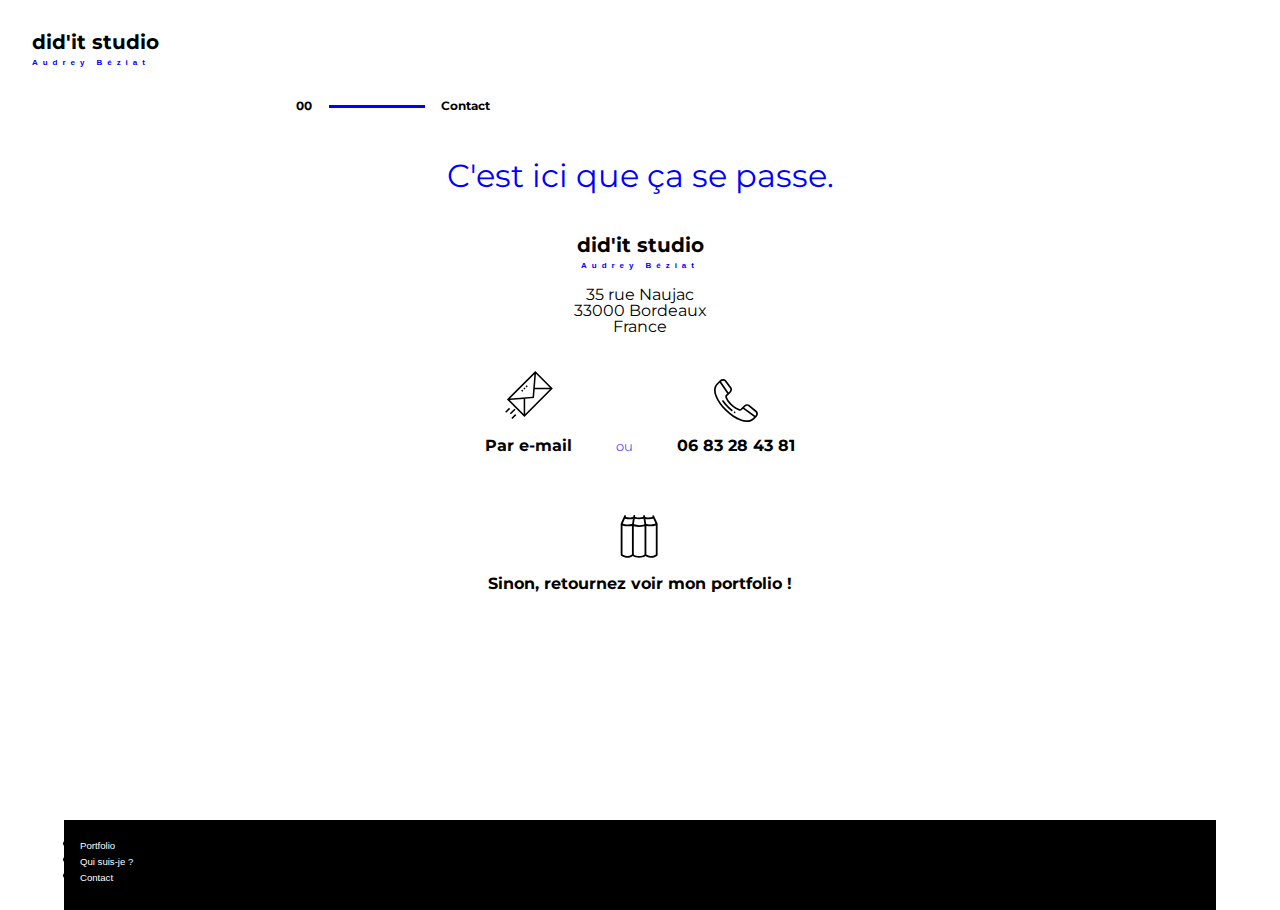
<file: contact.html>
<!DOCTYPE html>
<html lang="fr" class="no-js">

<head>
	<meta charset="UTF-8" />
	<meta name="viewport" content="width=device-width, initial-scale=1">
	<title>Did'it studio</title>
	<meta name="description" content="C'est mon nom" />
	<meta name="keywords" content="template, web design, html, illustration, css, identité, designer, beziat" />
	<meta name="author" content="Codrops" />
	<link href="https://fonts.googleapis.com/css?family=Montserrat:300,400,700" rel="stylesheet">
	<link rel="stylesheet" type="text/css" href="css/normalize.css" />
	<link rel="stylesheet" type="text/css" href="css/base.css" />
	<script>
		document.documentElement.className = "js";
		var supportsCssVars = function() {
			var e, t = document.createElement("style");
			return t.innerHTML = "root: { --tmp-var: bold; }", document.head.appendChild(t), e = !!(window.CSS && window.CSS.supports && window.CSS.supports("font-weight", "var(--tmp-var)")), t.parentNode.removeChild(t), e
		};
		supportsCssVars() || alert("Please view this demo in a modern browser that supports CSS Variables.");
	</script>
	<!--script src="//tympanus.net/codrops/adpacks/analytics.js"></script-->

</head>
<header>
	<div class="headercontact">
		<h1 class="title"><a href="portfolio.html">Did'it studio</a></h1>
		<h7>Audrey Béziat</h7>
	</div>
	<header>

		<body>
			<main class="contact">

				<div class="sections__index">
					<span class="sections__index-current">
						<span class="sections__index-inner"><a href="portfolio.html">00</a></span>
					</span>
					<span class="sections__index-total">Contact </span>
				</div>


				<h4>C'est ici que ça se passe.</h4>
				<h1 class="title"><a href="portfolio.html">did'it studio</a></h1>
				<h7>Audrey Béziat</h7>
				<br>
				<br>35 rue Naujac
				<br>33000 Bordeaux
				<br>France
				<div id="contactmoi">
					<!-- Debut colonnes -->
					<ul>
						<li>
							<div id="picto"><img src="img/mail.svg" alt="téléphone"><br><br><span class="section__more-text"><a href="mailto:beziataudrey@gmail.com">Par e-mail</a></span></div>
						</li>
						<li>
							<h5>ou</h5>
						</li>
						<li>
							<div id="pictotel"><img src="img/phone.svg" alt="enveloppe">
								<h2>06 83 28 43 81</h2>
							</div>
						</li>
					</ul>
					<!-- Fin colonnes -->
				</div>
				<div id="picto">
					<img src="img/portf.svg" alt="portfolio">
					<a href="portfolio.html"><h2>Sinon, retournez voir mon portfolio !</h2></a>
				</div>



				</section>



			</main>
			<footer>
				<div id="foot">
						<li><a href="portfolio.html"><h8>Portfolio</h8></a></li>
						<li><a href="quisuisje.html"><h8>Qui suis-je ?</h8></a></li>
						<li><a href="contact.html"><h8>Contact</h8></a></li>
					</div>
				</footer>

						<script src="js/imagesloaded.pkgd.min.js"></script>
						<script src="js/charming.min.js"></script>
						<script src="js/anime.min.js"></script>
						<script src="js/main.js"></script>

		</body>


</html>
</file>
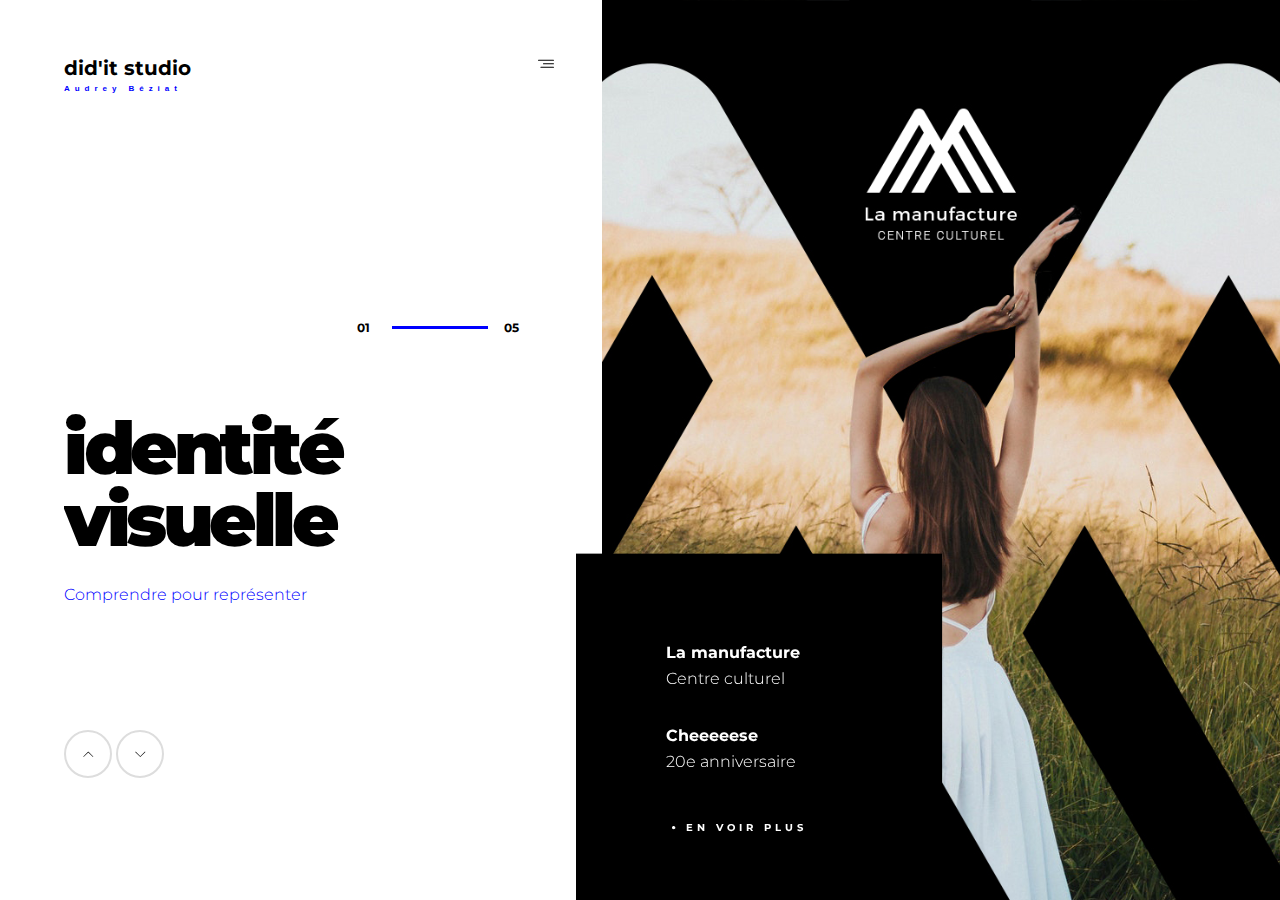
<file: identite_visuelle-graphisme.html>
<!DOCTYPE html>
<html lang="en" class="no-js">

<head>
	<meta charset="UTF-8" />
	<meta name="viewport" content="width=device-width, initial-scale=1">
	<title>Did'it studio</title>
	<meta name="Design graphique" content="Didit Studio" />
	<meta name="keywords" content="design, graphisme, graphique, identité, , illustration, typographie" />
	<meta name="co-author" content="Codrops" />
	<link href="https://fonts.googleapis.com/css?family=Montserrat:300,400,700" rel="stylesheet">
	<link rel="stylesheet" type="text/css" href="css/base3.css" />

	<link rel="shortcut icon" href="img/favicon.svg">
	<script>
		document.documentElement.className = "js";
		var supportsCssVars = function() {
			var e, t = document.createElement("style");
			return t.innerHTML = "root: { --tmp-var: bold; }", document.head.appendChild(t), e = !!(window.CSS && window.CSS.supports && window.CSS.supports("font-weight", "var(--tmp-var)")), t.parentNode.removeChild(t), e
		};
		supportsCssVars();
	</script>
	<!--script src="//tympanus.net/codrops/adpacks/analytics.js"></script-->
</head>

<body class="loading">
	<svg class="hidden">
		<symbol id="icon-arrow" viewBox="0 0 24 24">
			<title>arrow</title>
			<polygon points="6.3,12.8 20.9,12.8 20.9,11.2 6.3,11.2 10.2,7.2 9,6 3.1,12 9,18 10.2,16.8 " />
		</symbol>
		<symbol id="icon-drop" viewBox="0 0 24 24">
			<title>drop</title>
			<path
				d="M12,21c-3.6,0-6.6-3-6.6-6.6C5.4,11,10.8,4,11.4,3.2C11.6,3.1,11.8,3,12,3s0.4,0.1,0.6,0.3c0.6,0.8,6.1,7.8,6.1,11.2C18.6,18.1,15.6,21,12,21zM12,4.8c-1.8,2.4-5.2,7.4-5.2,9.6c0,2.9,2.3,5.2,5.2,5.2s5.2-2.3,5.2-5.2C17.2,12.2,13.8,7.3,12,4.8z" />
			<path d="M12,18.2c-0.4,0-0.7-0.3-0.7-0.7s0.3-0.7,0.7-0.7c1.3,0,2.4-1.1,2.4-2.4c0-0.4,0.3-0.7,0.7-0.7c0.4,0,0.7,0.3,0.7,0.7C15.8,16.5,14.1,18.2,12,18.2z" />
		</symbol>
		<symbol id="icon-menu" viewBox="0 0 24 13">
			<title>menu</title>
			<path d="M.75 1.515h22.498a.75.75 0 0 0 0-1.5H.75a.75.75 0 0 0 0 1.5zM23.248 5.265H8.168a.75.75 0 0 0 0 1.5h15.08a.75.75 0 0 0 0-1.5zM23.248 10.514H4.322a.75.75 0 0 0 0 1.5h18.926a.75.75 0 0 0 0-1.5z" />
		</symbol>
		<symbol id="icon-dot" viewBox="0 0 24 24">
			<title>dot</title>
			<path d="M11.5 9c-.69 0-1.28.244-1.768.732A2.41 2.41 0 0 0 9 11.5c0 .69.244 1.28.732 1.767A2.409 2.409 0 0 0 11.5 14c.69 0 1.28-.244 1.768-.733A2.408 2.408 0 0 0 14 11.5c0-.69-.244-1.28-.732-1.768A2.408 2.408 0 0 0 11.5 9z" />
		</symbol>
		<symbol id="icon-cross" viewBox="0 0 24 24">
			<title>cross</title>
			<path d="M11.449 11.962l-5.1 5.099a.363.363 0 1 0 .513.512L12 12.436l5.137 5.137a.361.361 0 0 0 .513 0 .363.363 0 0 0 0-.512l-5.099-5.1 5.102-5.102a.363.363 0 1 0-.512-.513L12 11.487l-5.141-5.14a.363.363 0 0 0-.513.512l5.103 5.103z" />
		</symbol>
		<symbol id="icon-arrowlong" viewBox="0 0 32 11">
			<title>arrow-long</title>
			<path
				d="M27.166.183a.619.619 0 0 0-.878 0 .619.619 0 0 0 0 .878l2.735 2.735H.768a.624.624 0 0 0 0 1.248h28.254L26.287 7.77a.619.619 0 0 0 0 .878.617.617 0 0 0 .441.183c.163 0 .32-.061.442-.183l3.796-3.796a.623.623 0 0 0-.005-.878L27.166.183z" />
		</symbol>
		<symbol id="icon-close" viewBox="0 0 24 24">
			<title>close</title>
			<path d="M21 4.565L19.435 3 12 10.435 4.565 3 3 4.565 10.435 12 3 19.435 4.565 21 12 13.565 19.435 21 21 19.435 13.565 12z" />
		</symbol>
		<symbol id="icon-navup" viewBox="0 0 50 50">
			<title>navup</title>
			<path d="M20.259 28.211l5.07-5.03 5.075 5.034a.36.36 0 0 0 .51 0 .356.356 0 0 0 0-.506l-5.323-5.28a.404.404 0 0 0-.135-.084.364.364 0 0 0-.384.08l-5.324 5.28a.356.356 0 0 0 0 .506c.141.14.37.14.51 0z" />
		</symbol>
		<symbol id="icon-navdown" viewBox="0 0 50 50">
			<title>navdown</title>
			<path d="M20.259 22.43l5.07 5.03 5.075-5.034a.36.36 0 0 1 .51 0c.14.14.14.366 0 .506l-5.323 5.28a.404.404 0 0 1-.135.084.364.364 0 0 1-.384-.081l-5.324-5.28a.356.356 0 0 1 0-.505c.141-.14.37-.14.51 0z" />
		</symbol>
		<symbol id="icon-grid" viewBox="0 0 24 24">
			<title>grid</title>
			<path
				d="M8.982 8.982h5.988v5.988H8.982zM0 0h5.988v5.988H0zM8.982 17.965h5.988v5.988H8.982zM0 8.982h5.988v5.988H0zM0 17.965h5.988v5.988H0zM17.965 0h5.988v5.988h-5.988zM8.982 0h5.988v5.988H8.982zM17.965 8.982h5.988v5.988h-5.988zM17.965 17.965h5.988v5.988h-5.988z" />
		</symbol>
	</svg>
	<main>

		<div class="sections">
			<header class="sections__header">
				<h1 class="title"><a href="index.html">Did'it studio</a></h1>
				<h5>Audrey Béziat</h5>
			</header>
			<!-- codrops links -->

			<!-- menu -->
			<nav class="menu">
				<ul class="menu__inner">
					<li class="menu__item"><a class="menu__item-link" href="identite_visuelle-graphisme.html">Portfolio</a></li>
					<li class="menu__item"><a class="menu__item-link" href="quisuisje.html">Qui suis-je</a></li>
					<li class="menu__item"><a class="menu__item-link" href="contact.html">Contact</a></li>
				</ul>
				<div class="menu__toggle">
					<span class="menu__toggle-inner menu__toggle-inner--open">
						<svg class="icon icon--menu">
							<use xlink:href="#icon-menu"></use>
						</svg>
					</span>
					<span class="menu__toggle-inner menu__toggle-inner--close">
						<svg class="icon icon--close">
							<use xlink:href="#icon-close"></use>
						</svg>
					</span>
				</div>
			</nav>
			<!-- facts expander with toggles; content for each is in its section -->
			<div class="facts">
				<div class="facts__toggle">
					<span class="facts__toggle-inner facts__toggle-inner--more">
						<svg class="icon icon--dot">
							<use xlink:href="#icon-dot"></use>
						</svg>
						<span class="facts__toggle-text">En voir plus</span>
					</span>
					<span class="facts__toggle-inner facts__toggle-inner--less">
						<svg class="icon icon--cross">
							<use xlink:href="#icon-cross">En voir moins</use>
						</svg>
						<span class="facts__toggle-text">En voir moins</span>
					</span>
				</div>
				<button class="button-contentclose">
					<svg class="icon icon--close">
						<use xlink:href="#icon-close"></use>
					</svg>
				</button>
			</div>
			<!-- index -->
			<div class="sections__index">
				<span class="sections__index-current">
					<span class="sections__index-inner">01</span>
				</span>
				<span class="sections__index-total">05</span>
			</div>
			<!-- navigation down -->
			<nav class="sections__nav">
				<a href="photographie-graphisme.html"><button class="sections__nav-item sections__nav-item--prev">
						<svg class="icon icon--navup">
							<use xlink:href="#icon-navup"></use>
						</svg>
					</button></a>
				<a href="edition-graphisme.html"><button class="sections__nav-item sections__nav-item--next">
						<svg class="icon icon--navdown">
							<use xlink:href="#icon-navdown"></use>
						</svg>
					</button></a>
			</nav>
			<!-- sections -->
			<section class="section section--current">
				<div class="section__content">
					<h2 class="section__title"></h2>
					<h2 class="titre2"><strong>Identité<br>visuelle</strong></h2>
					<h4 class="section__description"><span class="section__description-inner">Comprendre pour représenter</span></h4>
				</div>
				<div class="section__img">
					<div class="section__img-inner" style="background-image: url(img/couv/identite_visuelle2.jpg)"></div>
				</div>
				<div class="section__expander"></div>
				<ul class="section__facts">
					<li class="section__facts-item">
						<h4 class="section__facts-title"><a href="projet-illustration-yeti_de_lombre.html">La manufacture</a></h4>
						<span class="section__facts-detail">Centre culturel</span>
					</li>
					<li class="section__facts-item">
						<h4 class="section__facts-title"><a href="projet-illustration-bienvenue_en_villes.html">Cheeeeese</a></h4>
						<span class="section__facts-detail">20e anniversaire</span>
					</li>

					<li class="section__facts-item">
						<h4 class="section__facts-title"><a href="projet-illustration-eddie_vedder.html">Outdoor</a></h4>
						<span class="section__facts-detail">Site de e-commerce</span>
					</li>
					<li class="section__facts-item">
						<h4 class="section__facts-title"><a href="projet-illustration-surfeur.html">Apacom</a></h4>
						<span class="section__facts-detail">Association de communicants</span>
					</li>

					<li class="section__facts-item section__facts-item--clickable" data-gallery="gallery2">
						<div class="section__facts-img">
							<img src="img/logo/logo2/perduedark.jpg" alt="Some image" />
							<svg class="icon icon--grid">
								<use xlink:href="#icon-grid"></use>
							</svg>
						</div>
					</li>
				</ul>
				<div class="section__gallery" id="gallery2">
					<h4 class="section__gallery-item section__gallery-item--title">Choisis-en un !</h4>
					<div class="section__gallery-item">
						<a href="projet-illustration-yeti_de_lombre.html"><div class="image" style="background-image: url(img/logo/logo2/suspended.jpg)"></div>

						<div class="text"> La manufacture</a></div>

					</div>
					<div class="section__gallery-item">
						<a href="projet-illustration-bienvenue_en_villes.html"><div class="image" style="background-image: url(img/logo/logo2/suspended.jpg)"></div>

						<div class="text"> Cheeeeese</a></div>

					</div>
					<div class="section__gallery-item">
						<a href="projet-illustration-eddie_vedder.html"><div class="image" style="background-image: url(img/logo/logo2/suspended.jpg)"></div>

						<div class="text"> Outdoor</a></div>

					</div>
					<div class="section__gallery-item">
					<a href="projet-illustration-surfeur.html">	<div class="image" style="background-image: url(img/logo/logo2/suspended.jpg)"></div>

						<div class="text"> Apacom</a></div>

					</div>

		</div>
		</section>

		<!--/ section -->
		</div>
		<!--/ sections -->
	</main>
	<script src="js/imagesloaded.pkgd.min.js"></script>
	<script src="js/charming.min.js"></script>
	<script src="js/anime.min.js"></script>
	<script src="js/main.js"></script>
</body>

</html>
</file>
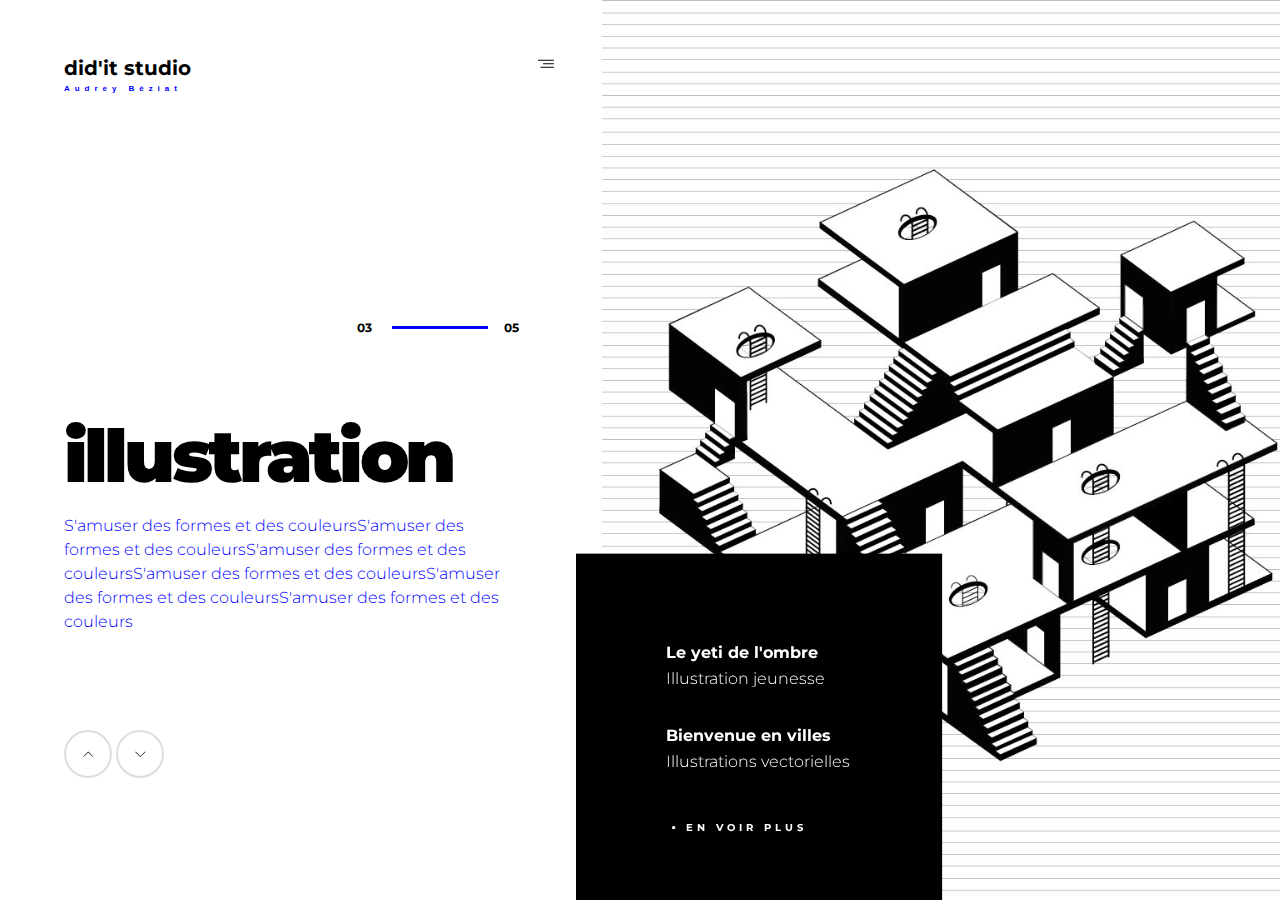
<file: illustration-graphisme.html>
<!DOCTYPE html>
<html lang="en" class="no-js">

<head>
	<meta charset="UTF-8" />
	<meta name="viewport" content="width=device-width, initial-scale=1">
	<title>Did'it studio</title>
	<meta name="Design graphique" content="Didit Studio" />
	<meta name="keywords" content="design, graphisme, graphique, identité, , illustration, typographie" />
	<meta name="co-author" content="Codrops" />
	<link href="https://fonts.googleapis.com/css?family=Montserrat:300,400,700" rel="stylesheet">
	<link rel="stylesheet" type="text/css" href="css/base3.css" />

	<link rel="shortcut icon" href="img/favicon.svg">
	<script>
		document.documentElement.className = "js";
		var supportsCssVars = function() {
			var e, t = document.createElement("style");
			return t.innerHTML = "root: { --tmp-var: bold; }", document.head.appendChild(t), e = !!(window.CSS && window.CSS.supports && window.CSS.supports("font-weight", "var(--tmp-var)")), t.parentNode.removeChild(t), e
		};
		supportsCssVars();
	</script>
	<!--script src="//tympanus.net/codrops/adpacks/analytics.js"></script-->
</head>

<body class="loading">
	<svg class="hidden">
		<symbol id="icon-arrow" viewBox="0 0 24 24">
			<title>arrow</title>
			<polygon points="6.3,12.8 20.9,12.8 20.9,11.2 6.3,11.2 10.2,7.2 9,6 3.1,12 9,18 10.2,16.8 " />
		</symbol>
		<symbol id="icon-drop" viewBox="0 0 24 24">
			<title>drop</title>
			<path
				d="M12,21c-3.6,0-6.6-3-6.6-6.6C5.4,11,10.8,4,11.4,3.2C11.6,3.1,11.8,3,12,3s0.4,0.1,0.6,0.3c0.6,0.8,6.1,7.8,6.1,11.2C18.6,18.1,15.6,21,12,21zM12,4.8c-1.8,2.4-5.2,7.4-5.2,9.6c0,2.9,2.3,5.2,5.2,5.2s5.2-2.3,5.2-5.2C17.2,12.2,13.8,7.3,12,4.8z" />
			<path d="M12,18.2c-0.4,0-0.7-0.3-0.7-0.7s0.3-0.7,0.7-0.7c1.3,0,2.4-1.1,2.4-2.4c0-0.4,0.3-0.7,0.7-0.7c0.4,0,0.7,0.3,0.7,0.7C15.8,16.5,14.1,18.2,12,18.2z" />
		</symbol>
		<symbol id="icon-menu" viewBox="0 0 24 13">
			<title>menu</title>
			<path d="M.75 1.515h22.498a.75.75 0 0 0 0-1.5H.75a.75.75 0 0 0 0 1.5zM23.248 5.265H8.168a.75.75 0 0 0 0 1.5h15.08a.75.75 0 0 0 0-1.5zM23.248 10.514H4.322a.75.75 0 0 0 0 1.5h18.926a.75.75 0 0 0 0-1.5z" />
		</symbol>
		<symbol id="icon-dot" viewBox="0 0 24 24">
			<title>dot</title>
			<path d="M11.5 9c-.69 0-1.28.244-1.768.732A2.41 2.41 0 0 0 9 11.5c0 .69.244 1.28.732 1.767A2.409 2.409 0 0 0 11.5 14c.69 0 1.28-.244 1.768-.733A2.408 2.408 0 0 0 14 11.5c0-.69-.244-1.28-.732-1.768A2.408 2.408 0 0 0 11.5 9z" />
		</symbol>
		<symbol id="icon-cross" viewBox="0 0 24 24">
			<title>cross</title>
			<path d="M11.449 11.962l-5.1 5.099a.363.363 0 1 0 .513.512L12 12.436l5.137 5.137a.361.361 0 0 0 .513 0 .363.363 0 0 0 0-.512l-5.099-5.1 5.102-5.102a.363.363 0 1 0-.512-.513L12 11.487l-5.141-5.14a.363.363 0 0 0-.513.512l5.103 5.103z" />
		</symbol>
		<symbol id="icon-arrowlong" viewBox="0 0 32 11">
			<title>arrow-long</title>
			<path
				d="M27.166.183a.619.619 0 0 0-.878 0 .619.619 0 0 0 0 .878l2.735 2.735H.768a.624.624 0 0 0 0 1.248h28.254L26.287 7.77a.619.619 0 0 0 0 .878.617.617 0 0 0 .441.183c.163 0 .32-.061.442-.183l3.796-3.796a.623.623 0 0 0-.005-.878L27.166.183z" />
		</symbol>
		<symbol id="icon-close" viewBox="0 0 24 24">
			<title>close</title>
			<path d="M21 4.565L19.435 3 12 10.435 4.565 3 3 4.565 10.435 12 3 19.435 4.565 21 12 13.565 19.435 21 21 19.435 13.565 12z" />
		</symbol>
		<symbol id="icon-navup" viewBox="0 0 50 50">
			<title>navup</title>
			<path d="M20.259 28.211l5.07-5.03 5.075 5.034a.36.36 0 0 0 .51 0 .356.356 0 0 0 0-.506l-5.323-5.28a.404.404 0 0 0-.135-.084.364.364 0 0 0-.384.08l-5.324 5.28a.356.356 0 0 0 0 .506c.141.14.37.14.51 0z" />
		</symbol>
		<symbol id="icon-navdown" viewBox="0 0 50 50">
			<title>navdown</title>
			<path d="M20.259 22.43l5.07 5.03 5.075-5.034a.36.36 0 0 1 .51 0c.14.14.14.366 0 .506l-5.323 5.28a.404.404 0 0 1-.135.084.364.364 0 0 1-.384-.081l-5.324-5.28a.356.356 0 0 1 0-.505c.141-.14.37-.14.51 0z" />
		</symbol>
		<symbol id="icon-grid" viewBox="0 0 24 24">
			<title>grid</title>
			<path
				d="M8.982 8.982h5.988v5.988H8.982zM0 0h5.988v5.988H0zM8.982 17.965h5.988v5.988H8.982zM0 8.982h5.988v5.988H0zM0 17.965h5.988v5.988H0zM17.965 0h5.988v5.988h-5.988zM8.982 0h5.988v5.988H8.982zM17.965 8.982h5.988v5.988h-5.988zM17.965 17.965h5.988v5.988h-5.988z" />
		</symbol>
	</svg>
	<main>

		<div class="sections">
			<header class="sections__header">


				<h1 class="title"><a href="index.html">Did'it studio</a></h1>
				<h5>Audrey Béziat</h5>


			</header>
			<!-- codrops links -->

			<!-- menu -->
			<nav class="menu">
				<ul class="menu__inner">
					<li class="menu__item"><a class="menu__item-link" href="identite_visuelle-graphisme.html">Portfolio</a></li>
					<li class="menu__item"><a class="menu__item-link" href="quisuisje.html">Qui suis-je</a></li>
					<li class="menu__item"><a class="menu__item-link" href="contact.html">Contact</a></li>
				</ul>
				<div class="menu__toggle">
					<span class="menu__toggle-inner menu__toggle-inner--open">
						<svg class="icon icon--menu">
							<use xlink:href="#icon-menu"></use>
						</svg>
					</span>
					<span class="menu__toggle-inner menu__toggle-inner--close">
						<svg class="icon icon--close">
							<use xlink:href="#icon-close"></use>
						</svg>
					</span>
				</div>
			</nav>
			<!-- facts expander with toggles; content for each is in its section -->
			<div class="facts">
				<div class="facts__toggle">
					<span class="facts__toggle-inner facts__toggle-inner--more">
						<svg class="icon icon--dot">
							<use xlink:href="#icon-dot"></use>
						</svg>
						<span class="facts__toggle-text">En voir plus</span>
					</span>
					<span class="facts__toggle-inner facts__toggle-inner--less">
						<svg class="icon icon--cross">
							<use xlink:href="#icon-cross">En voir moins</use>
						</svg>
						<span class="facts__toggle-text">En voir moins</span>
					</span>
				</div>
				<button class="button-contentclose">
					<svg class="icon icon--close">
						<use xlink:href="#icon-close"></use>
					</svg>
				</button>
			</div>
			<!-- index -->
			<div class="sections__index">
				<span class="sections__index-current">
					<span class="sections__index-inner">03</span>
				</span>
				<span class="sections__index-total">05</span>
			</div>
			<!-- navigation down -->
			<nav class="sections__nav">
				<a href="edition-graphisme.html"><button class="sections__nav-item sections__nav-item--prev">
						<svg class="icon icon--navup">
							<use xlink:href="#icon-navup"></use>
						</svg>
					</button></a>
				<a href="typographie-graphisme.html"><button class="sections__nav-item sections__nav-item--next">
						<svg class="icon icon--navdown">
							<use xlink:href="#icon-navdown"></use>
						</svg>
					</button></a>
			</nav>
			<!-- sections -->
			<section class="section section--current">
				<div class="section__content">
					<h2 class="section__title"></h2>
					<h2 class="titre"><strong>Illustration</strong></h2>
					<h3 class="section__description"><span class="section__description-inner">S'amuser des formes et des couleursS'amuser des formes et des couleursS'amuser des formes et des couleursS'amuser des formes et des couleursS'amuser des formes et des
							couleursS'amuser des formes et des couleurs</span></h3>
				</div>
				<div class="section__img">
					<div class="section__img-inner" style="background-image: url(img/couv/illustration2.jpg)"></div>
				</div>
				<div class="section__expander"></div>
				<ul class="section__facts">
					<li class="section__facts-item">
						<h4 class="section__facts-title"><a href="projet-illustration-yeti_de_lombre.html">Le yeti de l'ombre</a></h4>
						<span class="section__facts-detail">Illustration jeunesse</span>
					</li>
					<li class="section__facts-item">
						<h4 class="section__facts-title"><a href="projet-illustration-bienvenue_en_villes.html">Bienvenue en villes</a></h4>
						<span class="section__facts-detail">Illustrations vectorielles</span>
					</li>

					<li class="section__facts-item">
						<h4 class="section__facts-title"><a href="projet-illustration-eddie_vedder.html">Eddie Vedder</a></h4>
						<span class="section__facts-detail">Linogravure</span>
					</li>
					<li class="section__facts-item">
						<h4 class="section__facts-title"><a href="projet-illustration-surfeur.html">Le surfer</a></h4>
						<span class="section__facts-detail">Linogravure</span>
					</li>
					<li class="section__facts-item">
						<h4 class="section__facts-title"><a href="projet-illustration-papertoyvolcom.html">Monstre Volcom</a></h4>
						<span class="section__facts-detail">Paper toy</span>
					</li>
					<li class="section__facts-item">
						<h4 class="section__facts-title"><a href="projet-illustration-ovi.html">Objets volants identifiés</a></h4>
						<span class="section__facts-detail">Dessins aux crayons</span>
					</li>

					<li class="section__facts-item section__facts-item--clickable" data-gallery="gallery2">
						<div class="section__facts-img">
							<img src="img/couv/galeries/illustration-galerie.jpg" alt="couverture présentation galerie" />
							<svg class="icon icon--grid">
								<use xlink:href="#icon-grid"></use>
							</svg>
						</div>
					</li>
				</ul>
				<div class="section__gallery" id="gallery2">
					<h4 class="section__gallery-item section__gallery-item--title">Choisis-en un !</h4>
					<div class="section__gallery-item">
						<div class="image" style="background-image: url(img/couv/illustration.jpg)"></div>

						<div class="text"> <a href="projet-illustration-yeti_de_lombre.html">Le yeti de l'ombre</a></div>

					</div>
					<div class="section__gallery-item">
						<div class="image" style="background-image: url(img/couv/illustration2.jpg)"></div>

						<div class="text"> <a href="projet-illustration-bienvenue_en_villes.html">Bienvenue en villes</a></div>

					</div>
					<div class="section__gallery-item">
						<div class="image" style="background-image: url(img/logo/logo2/suspended.jpg)"></div>

						<div class="text"> <a href="projet-illustration-eddie_vedder.html">Eddie Vedder</a></div>

					</div>
					<div class="section__gallery-item">
						<div class="image" style="background-image: url(img/logo/logo2/suspended.jpg)"></div>

						<div class="text"> <a href="projet-illustration-surfeur.html">Le surfeur</a></div>

					</div>
					<div class="section__gallery-item">
						<div class="image" style="background-image: url(img/logo/logo2/suspended.jpg)"></div>
						<div class="text"> <a href="projet-illustration.html">Paper toy Volcom</a></div>
					</div>
					<div class="section__gallery-item">
						<a href="projet-illustration-ovi.html">
							<div class="image" style="background-image: url(img/diditstudio.jpg)"></div>
							<div class="couleur"></div>
							<div class="text"> Objets volants identifiés</a></div>
					</div>
		</div>
		</section>

		<!--/ section -->
		</div>
		<!--/ sections -->
	</main>
	<script src="js/imagesloaded.pkgd.min.js"></script>
	<script src="js/charming.min.js"></script>
	<script src="js/anime.min.js"></script>
	<script src="js/main.js"></script>
</body>

</html>
</file>
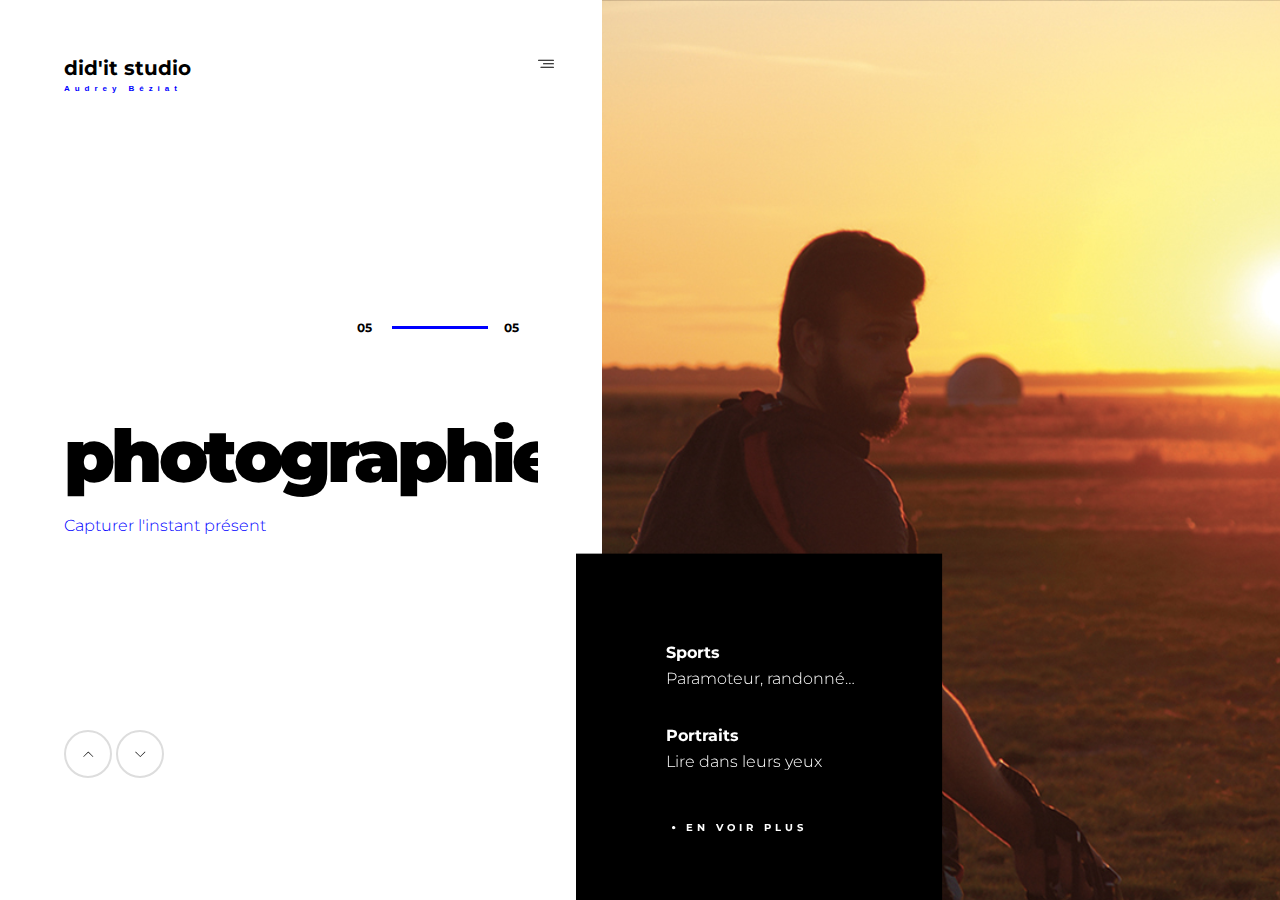
<file: photographie-graphisme.html>
<!DOCTYPE html>
<html lang="en" class="no-js">

<head>
	<meta charset="UTF-8" />
	<meta name="viewport" content="width=device-width, initial-scale=1">
	<title>Did'it studio</title>
	<meta name="Design graphique" content="Didit Studio" />
	<meta name="keywords" content="design, graphisme, graphique, identité, , illustration, typographie" />
	<meta name="co-author" content="Codrops" />
	<link href="https://fonts.googleapis.com/css?family=Montserrat:300,400,700" rel="stylesheet">
	<link rel="stylesheet" type="text/css" href="css/base3.css" />

	<link rel="shortcut icon" href="img/favicon.svg">
	<script>
		document.documentElement.className = "js";
		var supportsCssVars = function() {
			var e, t = document.createElement("style");
			return t.innerHTML = "root: { --tmp-var: bold; }", document.head.appendChild(t), e = !!(window.CSS && window.CSS.supports && window.CSS.supports("font-weight", "var(--tmp-var)")), t.parentNode.removeChild(t), e
		};
		supportsCssVars();
	</script>
	<!--script src="//tympanus.net/codrops/adpacks/analytics.js"></script-->
</head>

<body class="loading">
	<svg class="hidden">
		<symbol id="icon-arrow" viewBox="0 0 24 24">
			<title>arrow</title>
			<polygon points="6.3,12.8 20.9,12.8 20.9,11.2 6.3,11.2 10.2,7.2 9,6 3.1,12 9,18 10.2,16.8 " />
		</symbol>
		<symbol id="icon-drop" viewBox="0 0 24 24">
			<title>drop</title>
			<path
				d="M12,21c-3.6,0-6.6-3-6.6-6.6C5.4,11,10.8,4,11.4,3.2C11.6,3.1,11.8,3,12,3s0.4,0.1,0.6,0.3c0.6,0.8,6.1,7.8,6.1,11.2C18.6,18.1,15.6,21,12,21zM12,4.8c-1.8,2.4-5.2,7.4-5.2,9.6c0,2.9,2.3,5.2,5.2,5.2s5.2-2.3,5.2-5.2C17.2,12.2,13.8,7.3,12,4.8z" />
			<path d="M12,18.2c-0.4,0-0.7-0.3-0.7-0.7s0.3-0.7,0.7-0.7c1.3,0,2.4-1.1,2.4-2.4c0-0.4,0.3-0.7,0.7-0.7c0.4,0,0.7,0.3,0.7,0.7C15.8,16.5,14.1,18.2,12,18.2z" />
		</symbol>
		<symbol id="icon-menu" viewBox="0 0 24 13">
			<title>menu</title>
			<path d="M.75 1.515h22.498a.75.75 0 0 0 0-1.5H.75a.75.75 0 0 0 0 1.5zM23.248 5.265H8.168a.75.75 0 0 0 0 1.5h15.08a.75.75 0 0 0 0-1.5zM23.248 10.514H4.322a.75.75 0 0 0 0 1.5h18.926a.75.75 0 0 0 0-1.5z" />
		</symbol>
		<symbol id="icon-dot" viewBox="0 0 24 24">
			<title>dot</title>
			<path d="M11.5 9c-.69 0-1.28.244-1.768.732A2.41 2.41 0 0 0 9 11.5c0 .69.244 1.28.732 1.767A2.409 2.409 0 0 0 11.5 14c.69 0 1.28-.244 1.768-.733A2.408 2.408 0 0 0 14 11.5c0-.69-.244-1.28-.732-1.768A2.408 2.408 0 0 0 11.5 9z" />
		</symbol>
		<symbol id="icon-cross" viewBox="0 0 24 24">
			<title>cross</title>
			<path d="M11.449 11.962l-5.1 5.099a.363.363 0 1 0 .513.512L12 12.436l5.137 5.137a.361.361 0 0 0 .513 0 .363.363 0 0 0 0-.512l-5.099-5.1 5.102-5.102a.363.363 0 1 0-.512-.513L12 11.487l-5.141-5.14a.363.363 0 0 0-.513.512l5.103 5.103z" />
		</symbol>
		<symbol id="icon-arrowlong" viewBox="0 0 32 11">
			<title>arrow-long</title>
			<path
				d="M27.166.183a.619.619 0 0 0-.878 0 .619.619 0 0 0 0 .878l2.735 2.735H.768a.624.624 0 0 0 0 1.248h28.254L26.287 7.77a.619.619 0 0 0 0 .878.617.617 0 0 0 .441.183c.163 0 .32-.061.442-.183l3.796-3.796a.623.623 0 0 0-.005-.878L27.166.183z" />
		</symbol>
		<symbol id="icon-close" viewBox="0 0 24 24">
			<title>close</title>
			<path d="M21 4.565L19.435 3 12 10.435 4.565 3 3 4.565 10.435 12 3 19.435 4.565 21 12 13.565 19.435 21 21 19.435 13.565 12z" />
		</symbol>
		<symbol id="icon-navup" viewBox="0 0 50 50">
			<title>navup</title>
			<path d="M20.259 28.211l5.07-5.03 5.075 5.034a.36.36 0 0 0 .51 0 .356.356 0 0 0 0-.506l-5.323-5.28a.404.404 0 0 0-.135-.084.364.364 0 0 0-.384.08l-5.324 5.28a.356.356 0 0 0 0 .506c.141.14.37.14.51 0z" />
		</symbol>
		<symbol id="icon-navdown" viewBox="0 0 50 50">
			<title>navdown</title>
			<path d="M20.259 22.43l5.07 5.03 5.075-5.034a.36.36 0 0 1 .51 0c.14.14.14.366 0 .506l-5.323 5.28a.404.404 0 0 1-.135.084.364.364 0 0 1-.384-.081l-5.324-5.28a.356.356 0 0 1 0-.505c.141-.14.37-.14.51 0z" />
		</symbol>
		<symbol id="icon-grid" viewBox="0 0 24 24">
			<title>grid</title>
			<path
				d="M8.982 8.982h5.988v5.988H8.982zM0 0h5.988v5.988H0zM8.982 17.965h5.988v5.988H8.982zM0 8.982h5.988v5.988H0zM0 17.965h5.988v5.988H0zM17.965 0h5.988v5.988h-5.988zM8.982 0h5.988v5.988H8.982zM17.965 8.982h5.988v5.988h-5.988zM17.965 17.965h5.988v5.988h-5.988z" />
		</symbol>
	</svg>
	<main>

		<div class="sections">
			<header class="sections__header">


				<h1 class="title"><a href="index.html">Did'it studio</a></h1>
				<h5>Audrey Béziat</h5>


			</header>
			<!-- codrops links -->

			<!-- menu -->
			<nav class="menu">
				<ul class="menu__inner">
					<li class="menu__item"><a class="menu__item-link" href="identite_visuelle-graphisme.html">Portfolio</a></li>
					<li class="menu__item"><a class="menu__item-link" href="quisuisje.html">Qui suis-je</a></li>
					<li class="menu__item"><a class="menu__item-link" href="contact.html">Contact</a></li>
				</ul>
				<div class="menu__toggle">
					<span class="menu__toggle-inner menu__toggle-inner--open">
						<svg class="icon icon--menu">
							<use xlink:href="#icon-menu"></use>
						</svg>
					</span>
					<span class="menu__toggle-inner menu__toggle-inner--close">
						<svg class="icon icon--close">
							<use xlink:href="#icon-close"></use>
						</svg>
					</span>
				</div>
			</nav>
			<!-- facts expander with toggles; content for each is in its section -->
			<div class="facts">
				<div class="facts__toggle">
					<span class="facts__toggle-inner facts__toggle-inner--more">
						<svg class="icon icon--dot">
							<use xlink:href="#icon-dot"></use>
						</svg>
						<span class="facts__toggle-text">En voir plus</span>
					</span>
					<span class="facts__toggle-inner facts__toggle-inner--less">
						<svg class="icon icon--cross">
							<use xlink:href="#icon-cross">En voir moins</use>
						</svg>
						<span class="facts__toggle-text">En voir moins</span>
					</span>
				</div>
				<button class="button-contentclose">
					<svg class="icon icon--close">
						<use xlink:href="#icon-close"></use>
					</svg>
				</button>
			</div>
			<!-- index -->
			<div class="sections__index">
				<span class="sections__index-current">
					<span class="sections__index-inner">05</span>
				</span>
				<span class="sections__index-total">05</span>
			</div>
			<!-- navigation down -->
			<nav class="sections__nav">
				<a href="typographie-graphisme.html"><button class="sections__nav-item sections__nav-item--prev">
						<svg class="icon icon--navup">
							<use xlink:href="#icon-navup"></use>
						</svg>
					</button></a>
				<a href="identite_visuelle-graphisme.html"><button class="sections__nav-item sections__nav-item--next">
						<svg class="icon icon--navdown">
							<use xlink:href="#icon-navdown"></use>
						</svg>
					</button></a>
			</nav>
			<!-- sections -->
			<section class="section section--current">
				<div class="section__content">
					<h2 class="section__title"></h2>
					<h2 class="titre"><strong>Photographie</strong></h2>
					<h3 class="section__description"><span class="section__description-inner">Capturer l'instant présent</span></h3>
				</div>
				<div class="section__img">
					<div class="section__img-inner" style="background-image: url(img/couv/photographie.jpg)"></div>
				</div>
				<div class="section__expander"></div>
				<ul class="section__facts">
					<li class="section__facts-item">
						<h4 class="section__facts-title"><a href="projet-illustration-yeti_de_lombre.html">Sports</a></h4>
						<span class="section__facts-detail">Paramoteur, randonnée(..)</span>
					</li>
					<li class="section__facts-item">
						<h4 class="section__facts-title"><a href="projet-illustration-bienvenue_en_villes.html">Portraits</a></h4>
						<span class="section__facts-detail">Lire dans leurs yeux</span>
					</li>

					<li class="section__facts-item">
						<h4 class="section__facts-title"><a href="projet-illustration-eddie_vedder.html">Paysages</a></h4>
						<span class="section__facts-detail">Beautés extérieures</span>
					</li>

				<li class="section__facts-item section__facts-item--clickable" data-gallery="gallery2">
					<div class="section__facts-img">
						<img src="img/logo/logo2/perduedark.jpg" alt="Some image" />
						<svg class="icon icon--grid">
							<use xlink:href="#icon-grid"></use>
						</svg>
					</div>
				</li>
						</ul>
				<div class="section__gallery" id="gallery2">
					<h4 class="section__gallery-item section__gallery-item--title">Choisis-en un !</h4>
					<div class="section__gallery-item">
						<div class="image" style="background-image: url(img/logo/logo2/suspended.jpg)"></div>

						<div class="text"> <a href="projet-photographie-yeti_de_lombre.html">Sports</a></div>

					</div>
					<div class="section__gallery-item">
						<div class="image" style="background-image: url(img/logo/logo2/suspended.jpg)"></div>

						<div class="text"> <a href="projet-photographie-bienvenue_en_villes.html">Portraits</a></div>

					</div>
					<div class="section__gallery-item">
						<div class="image" style="background-image: url(img/logo/logo2/suspended.jpg)"></div>

						<div class="text"> <a href="projet-photographie-eddie_vedder.html">Paysages</a></div>

					</div>

		</div>
		</section>

		<!--/ section -->
		</div>
		<!--/ sections -->
	</main>
	<script src="js/imagesloaded.pkgd.min.js"></script>
	<script src="js/charming.min.js"></script>
	<script src="js/anime.min.js"></script>
	<script src="js/main.js"></script>
</body>

</html>
</file>
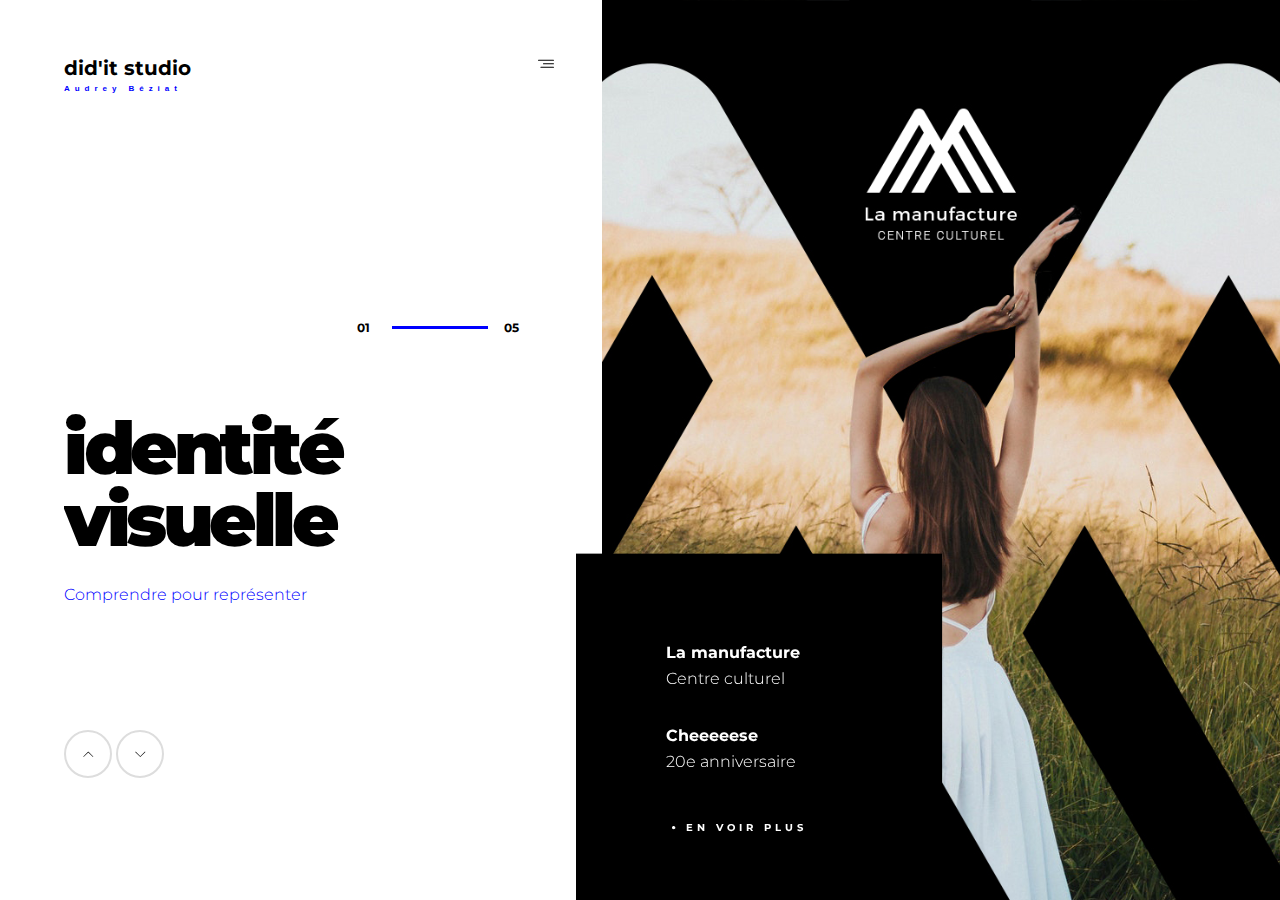
<file: projet-identite_visuelle-graphisme.html>
<!DOCTYPE html>
<html lang="en" class="no-js">

<head>
	<meta charset="UTF-8" />
	<meta name="viewport" content="width=device-width, initial-scale=1">
	<title>Did'it studio</title>
	<meta name="Design graphique" content="Didit Studio" />
	<meta name="keywords" content="design, graphisme, graphique, identité, , illustration, typographie" />
	<meta name="co-author" content="Codrops" />
	<link href="https://fonts.googleapis.com/css?family=Montserrat:300,400,700" rel="stylesheet">
	<link rel="stylesheet" type="text/css" href="css/base3.css" />

	<link rel="shortcut icon" href="img/favicon.svg">
	<script>
		document.documentElement.className = "js";
		var supportsCssVars = function() {
			var e, t = document.createElement("style");
			return t.innerHTML = "root: { --tmp-var: bold; }", document.head.appendChild(t), e = !!(window.CSS && window.CSS.supports && window.CSS.supports("font-weight", "var(--tmp-var)")), t.parentNode.removeChild(t), e
		};
		supportsCssVars();
	</script>
	<!--script src="//tympanus.net/codrops/adpacks/analytics.js"></script-->
</head>

<body class="loading">
	<svg class="hidden">
		<symbol id="icon-arrow" viewBox="0 0 24 24">
			<title>arrow</title>
			<polygon points="6.3,12.8 20.9,12.8 20.9,11.2 6.3,11.2 10.2,7.2 9,6 3.1,12 9,18 10.2,16.8 " />
		</symbol>
		<symbol id="icon-drop" viewBox="0 0 24 24">
			<title>drop</title>
			<path
				d="M12,21c-3.6,0-6.6-3-6.6-6.6C5.4,11,10.8,4,11.4,3.2C11.6,3.1,11.8,3,12,3s0.4,0.1,0.6,0.3c0.6,0.8,6.1,7.8,6.1,11.2C18.6,18.1,15.6,21,12,21zM12,4.8c-1.8,2.4-5.2,7.4-5.2,9.6c0,2.9,2.3,5.2,5.2,5.2s5.2-2.3,5.2-5.2C17.2,12.2,13.8,7.3,12,4.8z" />
			<path d="M12,18.2c-0.4,0-0.7-0.3-0.7-0.7s0.3-0.7,0.7-0.7c1.3,0,2.4-1.1,2.4-2.4c0-0.4,0.3-0.7,0.7-0.7c0.4,0,0.7,0.3,0.7,0.7C15.8,16.5,14.1,18.2,12,18.2z" />
		</symbol>
		<symbol id="icon-menu" viewBox="0 0 24 13">
			<title>menu</title>
			<path d="M.75 1.515h22.498a.75.75 0 0 0 0-1.5H.75a.75.75 0 0 0 0 1.5zM23.248 5.265H8.168a.75.75 0 0 0 0 1.5h15.08a.75.75 0 0 0 0-1.5zM23.248 10.514H4.322a.75.75 0 0 0 0 1.5h18.926a.75.75 0 0 0 0-1.5z" />
		</symbol>
		<symbol id="icon-dot" viewBox="0 0 24 24">
			<title>dot</title>
			<path d="M11.5 9c-.69 0-1.28.244-1.768.732A2.41 2.41 0 0 0 9 11.5c0 .69.244 1.28.732 1.767A2.409 2.409 0 0 0 11.5 14c.69 0 1.28-.244 1.768-.733A2.408 2.408 0 0 0 14 11.5c0-.69-.244-1.28-.732-1.768A2.408 2.408 0 0 0 11.5 9z" />
		</symbol>
		<symbol id="icon-cross" viewBox="0 0 24 24">
			<title>cross</title>
			<path d="M11.449 11.962l-5.1 5.099a.363.363 0 1 0 .513.512L12 12.436l5.137 5.137a.361.361 0 0 0 .513 0 .363.363 0 0 0 0-.512l-5.099-5.1 5.102-5.102a.363.363 0 1 0-.512-.513L12 11.487l-5.141-5.14a.363.363 0 0 0-.513.512l5.103 5.103z" />
		</symbol>
		<symbol id="icon-arrowlong" viewBox="0 0 32 11">
			<title>arrow-long</title>
			<path
				d="M27.166.183a.619.619 0 0 0-.878 0 .619.619 0 0 0 0 .878l2.735 2.735H.768a.624.624 0 0 0 0 1.248h28.254L26.287 7.77a.619.619 0 0 0 0 .878.617.617 0 0 0 .441.183c.163 0 .32-.061.442-.183l3.796-3.796a.623.623 0 0 0-.005-.878L27.166.183z" />
		</symbol>
		<symbol id="icon-close" viewBox="0 0 24 24">
			<title>close</title>
			<path d="M21 4.565L19.435 3 12 10.435 4.565 3 3 4.565 10.435 12 3 19.435 4.565 21 12 13.565 19.435 21 21 19.435 13.565 12z" />
		</symbol>
		<symbol id="icon-navup" viewBox="0 0 50 50">
			<title>navup</title>
			<path d="M20.259 28.211l5.07-5.03 5.075 5.034a.36.36 0 0 0 .51 0 .356.356 0 0 0 0-.506l-5.323-5.28a.404.404 0 0 0-.135-.084.364.364 0 0 0-.384.08l-5.324 5.28a.356.356 0 0 0 0 .506c.141.14.37.14.51 0z" />
		</symbol>
		<symbol id="icon-navdown" viewBox="0 0 50 50">
			<title>navdown</title>
			<path d="M20.259 22.43l5.07 5.03 5.075-5.034a.36.36 0 0 1 .51 0c.14.14.14.366 0 .506l-5.323 5.28a.404.404 0 0 1-.135.084.364.364 0 0 1-.384-.081l-5.324-5.28a.356.356 0 0 1 0-.505c.141-.14.37-.14.51 0z" />
		</symbol>
		<symbol id="icon-grid" viewBox="0 0 24 24">
			<title>grid</title>
			<path
				d="M8.982 8.982h5.988v5.988H8.982zM0 0h5.988v5.988H0zM8.982 17.965h5.988v5.988H8.982zM0 8.982h5.988v5.988H0zM0 17.965h5.988v5.988H0zM17.965 0h5.988v5.988h-5.988zM8.982 0h5.988v5.988H8.982zM17.965 8.982h5.988v5.988h-5.988zM17.965 17.965h5.988v5.988h-5.988z" />
		</symbol>
	</svg>
	<main>

		<div class="sections">
			<header class="sections__header">
				<h1 class="title"><a href="index.html">Did'it studio</a></h1>
				<h5>Audrey Béziat</h5>
			</header>
			<!-- codrops links -->

			<!-- menu -->
			<nav class="menu">
				<ul class="menu__inner">
					<li class="menu__item"><a class="menu__item-link" href="identite_visuelle-graphisme.html">Portfolio</a></li>
					<li class="menu__item"><a class="menu__item-link" href="quisuisje.html">Qui suis-je</a></li>
					<li class="menu__item"><a class="menu__item-link" href="contact.html">Contact</a></li>
				</ul>
				<div class="menu__toggle">
					<span class="menu__toggle-inner menu__toggle-inner--open">
						<svg class="icon icon--menu">
							<use xlink:href="#icon-menu"></use>
						</svg>
					</span>
					<span class="menu__toggle-inner menu__toggle-inner--close">
						<svg class="icon icon--close">
							<use xlink:href="#icon-close"></use>
						</svg>
					</span>
				</div>
			</nav>
			<!-- facts expander with toggles; content for each is in its section -->
			<div class="facts">
				<div class="facts__toggle">
					<span class="facts__toggle-inner facts__toggle-inner--more">
						<svg class="icon icon--dot">
							<use xlink:href="#icon-dot"></use>
						</svg>
						<span class="facts__toggle-text">En voir plus</span>
					</span>
					<span class="facts__toggle-inner facts__toggle-inner--less">
						<svg class="icon icon--cross">
							<use xlink:href="#icon-cross">En voir moins</use>
						</svg>
						<span class="facts__toggle-text">En voir moins</span>
					</span>
				</div>
				<button class="button-contentclose">
					<svg class="icon icon--close">
						<use xlink:href="#icon-close"></use>
					</svg>
				</button>
			</div>
			<!-- index -->
			<div class="sections__index">
				<span class="sections__index-current">
					<span class="sections__index-inner">01</span>
				</span>
				<span class="sections__index-total">05</span>
			</div>
			<!-- navigation down -->
			<nav class="sections__nav">
				<a href="photographie-graphisme.html"><button class="sections__nav-item sections__nav-item--prev">
						<svg class="icon icon--navup">
							<use xlink:href="#icon-navup"></use>
						</svg>
					</button></a>
				<a href="edition-graphisme.html"><button class="sections__nav-item sections__nav-item--next">
						<svg class="icon icon--navdown">
							<use xlink:href="#icon-navdown"></use>
						</svg>
					</button></a>
			</nav>
			<!-- sections -->
			<section class="section section--current">
				<div class="section__content">
					<h2 class="section__title"></h2>
					<h2 class="titre2"><strong>Identité<br>visuelle</strong></h2>
					<h4 class="section__description"><span class="section__description-inner">Comprendre pour représenter</span></h4>
				</div>
				<div class="section__img">
					<div class="section__img-inner" style="background-image: url(img/couv/identite_visuelle2.jpg)"></div>
				</div>
				<div class="section__expander"></div>
				<ul class="section__facts">
					<li class="section__facts-item">
						<h4 class="section__facts-title"><a href="projet-illustration-yeti_de_lombre.html">La manufacture</a></h4>
						<span class="section__facts-detail">Centre culturel</span>
					</li>
					<li class="section__facts-item">
						<h4 class="section__facts-title"><a href="projet-illustration-bienvenue_en_villes.html">Cheeeeese</a></h4>
						<span class="section__facts-detail">20e anniversaire</span>
					</li>

					<li class="section__facts-item">
						<h4 class="section__facts-title"><a href="projet-illustration-eddie_vedder.html">Outdoor</a></h4>
						<span class="section__facts-detail">Site de e-commerce</span>
					</li>
					<li class="section__facts-item">
						<h4 class="section__facts-title"><a href="projet-illustration-surfeur.html">Apacom</a></h4>
						<span class="section__facts-detail">Association de communicants</span>
					</li>

					<li class="section__facts-item section__facts-item--clickable" data-gallery="gallery2">
						<div class="section__facts-img">
							<img src="img/logo/logo2/perduedark.jpg" alt="Some image" />
							<svg class="icon icon--grid">
								<use xlink:href="#icon-grid"></use>
							</svg>
						</div>
					</li>
				</ul>
			
		</section>

		<!--/ section -->
		</div>
		<!--/ sections -->
	</main>
	<script src="js/imagesloaded.pkgd.min.js"></script>
	<script src="js/charming.min.js"></script>
	<script src="js/anime.min.js"></script>
	<script src="js/main.js"></script>
</body>

</html>
</file>
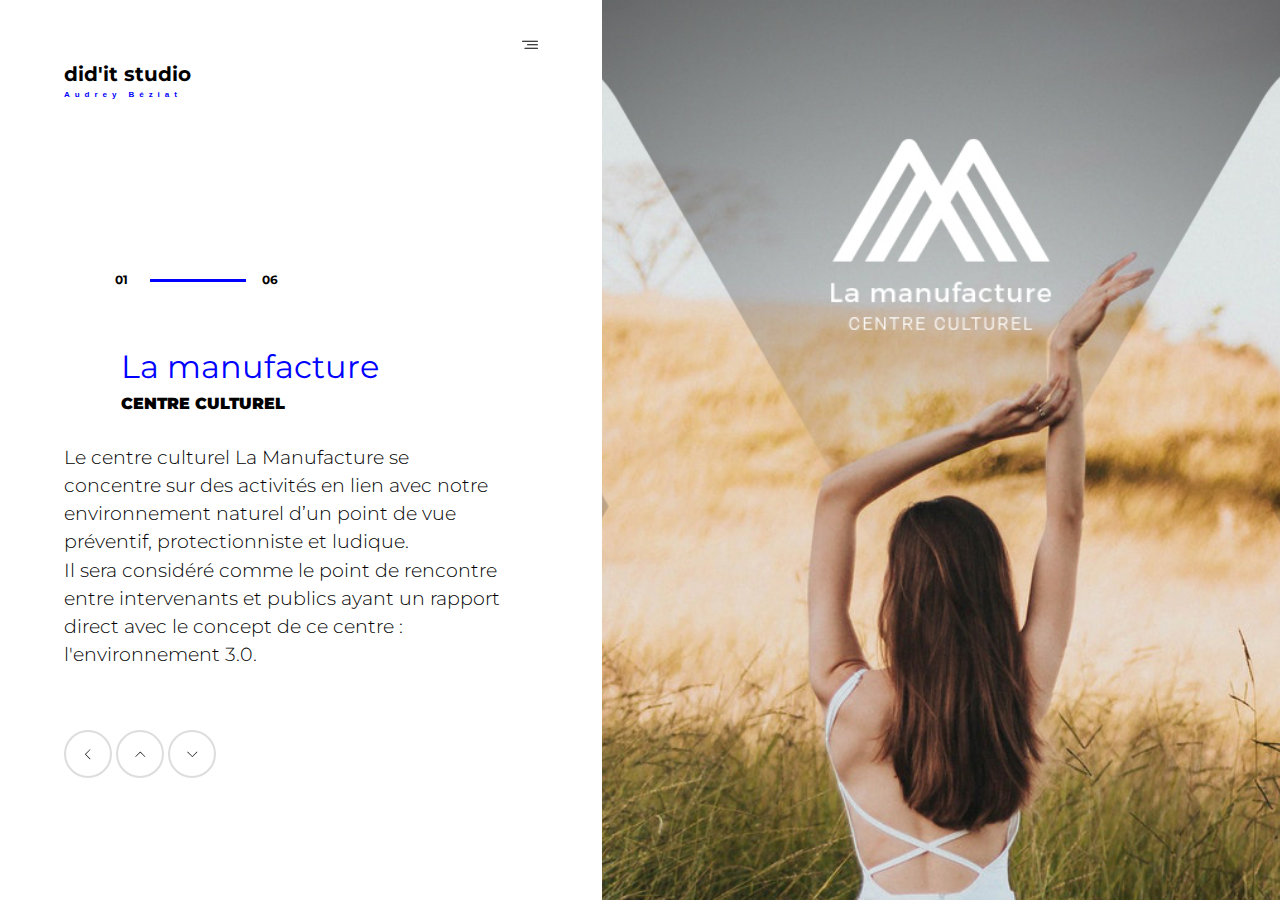
<file: projet-identite_visuelle-manufacture.html>
<!DOCTYPE html>
<html lang="en" class="no-js">

<head>
	<meta charset="UTF-8" />
	<meta name="viewport" content="width=device-width, initial-scale=1">
	<title>Did'it studio</title>
	<meta name="description" content="C'est mon nom" />
	<meta name="keywords" content="template, web design, html, javascript, css, slide out" />
	<meta name="author" content="Codrops" />
	<link href="https://fonts.googleapis.com/css?family=Montserrat:300,400,700" rel="stylesheet">
	<link rel="stylesheet" type="text/css" href="css/normalize.css" />
	<link rel="stylesheet" type="text/css" href="css/base2.css" />
	<link rel="shortcut icon" href="img/favicon.svg">
	<script>
		document.documentElement.className = "js";
		var supportsCssVars = function() {
			var e, t = document.createElement("style");
			return t.innerHTML = "root: { --tmp-var: bold; }", document.head.appendChild(t), e = !!(window.CSS && window.CSS.supports && window.CSS.supports("font-weight", "var(--tmp-var)")), t.parentNode.removeChild(t), e
		};
		supportsCssVars();
	</script>
	<!--script src="//tympanus.net/codrops/adpacks/analytics.js"></script-->
</head>

<body class="loading">
	<svg class="hidden">
		<symbol id="icon-arrow" viewBox="0 0 24 24">
			<title>arrow</title>
			<polygon points="6.3,12.8 20.9,12.8 20.9,11.2 6.3,11.2 10.2,7.2 9,6 3.1,12 9,18 10.2,16.8 " />
		</symbol>
		<symbol id="icon-drop" viewBox="0 0 24 24">
			<title>drop</title>
			<path
				d="M12,21c-3.6,0-6.6-3-6.6-6.6C5.4,11,10.8,4,11.4,3.2C11.6,3.1,11.8,3,12,3s0.4,0.1,0.6,0.3c0.6,0.8,6.1,7.8,6.1,11.2C18.6,18.1,15.6,21,12,21zM12,4.8c-1.8,2.4-5.2,7.4-5.2,9.6c0,2.9,2.3,5.2,5.2,5.2s5.2-2.3,5.2-5.2C17.2,12.2,13.8,7.3,12,4.8z" />
			<path d="M12,18.2c-0.4,0-0.7-0.3-0.7-0.7s0.3-0.7,0.7-0.7c1.3,0,2.4-1.1,2.4-2.4c0-0.4,0.3-0.7,0.7-0.7c0.4,0,0.7,0.3,0.7,0.7C15.8,16.5,14.1,18.2,12,18.2z" />
		</symbol>
		<symbol id="icon-menu" viewBox="0 0 24 13">
			<title>menu</title>
			<path d="M.75 1.515h22.498a.75.75 0 0 0 0-1.5H.75a.75.75 0 0 0 0 1.5zM23.248 5.265H8.168a.75.75 0 0 0 0 1.5h15.08a.75.75 0 0 0 0-1.5zM23.248 10.514H4.322a.75.75 0 0 0 0 1.5h18.926a.75.75 0 0 0 0-1.5z" />
		</symbol>
		<symbol id="icon-dot" viewBox="0 0 24 24">
			<title>dot</title>
			<path d="M11.5 9c-.69 0-1.28.244-1.768.732A2.41 2.41 0 0 0 9 11.5c0 .69.244 1.28.732 1.767A2.409 2.409 0 0 0 11.5 14c.69 0 1.28-.244 1.768-.733A2.408 2.408 0 0 0 14 11.5c0-.69-.244-1.28-.732-1.768A2.408 2.408 0 0 0 11.5 9z" />
		</symbol>
		<symbol id="icon-cross" viewBox="0 0 24 24">
			<title>cross</title>
			<path d="M11.449 11.962l-5.1 5.099a.363.363 0 1 0 .513.512L12 12.436l5.137 5.137a.361.361 0 0 0 .513 0 .363.363 0 0 0 0-.512l-5.099-5.1 5.102-5.102a.363.363 0 1 0-.512-.513L12 11.487l-5.141-5.14a.363.363 0 0 0-.513.512l5.103 5.103z" />
		</symbol>
		<symbol id="icon-arrowlong" viewBox="0 0 32 11">
			<title>arrow-long</title>
			<path
				d="M27.166.183a.619.619 0 0 0-.878 0 .619.619 0 0 0 0 .878l2.735 2.735H.768a.624.624 0 0 0 0 1.248h28.254L26.287 7.77a.619.619 0 0 0 0 .878.617.617 0 0 0 .441.183c.163 0 .32-.061.442-.183l3.796-3.796a.623.623 0 0 0-.005-.878L27.166.183z" />
		</symbol>
		<symbol id="icon-close" viewBox="0 0 24 24">
			<title>close</title>
			<path d="M21 4.565L19.435 3 12 10.435 4.565 3 3 4.565 10.435 12 3 19.435 4.565 21 12 13.565 19.435 21 21 19.435 13.565 12z" />
		</symbol>
		<symbol id="icon-navup" viewBox="0 0 50 50">
			<title>navup</title>
			<path d="M20.259 28.211l5.07-5.03 5.075 5.034a.36.36 0 0 0 .51 0 .356.356 0 0 0 0-.506l-5.323-5.28a.404.404 0 0 0-.135-.084.364.364 0 0 0-.384.08l-5.324 5.28a.356.356 0 0 0 0 .506c.141.14.37.14.51 0z" />
		</symbol>
		<symbol id="icon-navdown" viewBox="0 0 50 50">
			<title>navdown</title>
			<path d="M20.259 22.43l5.07 5.03 5.075-5.034a.36.36 0 0 1 .51 0c.14.14.14.366 0 .506l-5.323 5.28a.404.404 0 0 1-.135.084.364.364 0 0 1-.384-.081l-5.324-5.28a.356.356 0 0 1 0-.505c.141-.14.37-.14.51 0z" />
		</symbol>
		<symbol id="icon-grid" viewBox="0 0 24 24">
			<title>grid</title>
			<path
				d="M8.982 8.982h5.988v5.988H8.982zM0 0h5.988v5.988H0zM8.982 17.965h5.988v5.988H8.982zM0 8.982h5.988v5.988H0zM0 17.965h5.988v5.988H0zM17.965 0h5.988v5.988h-5.988zM8.982 0h5.988v5.988H8.982zM17.965 8.982h5.988v5.988h-5.988zM17.965 17.965h5.988v5.988h-5.988z" />
		</symbol>
	</svg>
	<main>

		<div class="sections">
			<header class="sections__header">
				<h1 class="title"><a href="portfolio.html">Did'it studio</a></h1>
				<h7>Audrey Béziat</h7>


			</header>
			<!-- codrops links -->

			<!-- menu -->
			<nav class="menu">
				<ul class="menu__inner">
					<li class="menu__item"><a class="menu__item-link" href="portfolio.html">Portfolio</a></li>
					<li class="menu__item"><a class="menu__item-link" href="quisuisje.html">Qui suis-je</a></li>
					<li class="menu__item"><a class="menu__item-link" href="contact.html">Contact</a></li>
				</ul>
				<div class="menu__toggle">
					<span class="menu__toggle-inner menu__toggle-inner--open">
						<svg class="icon icon--menu">
							<use xlink:href="#icon-menu"></use>
						</svg>
					</span>
					<span class="menu__toggle-inner menu__toggle-inner--close">
						<svg class="icon icon--close">
							<use xlink:href="#icon-close"></use>
						</svg>
					</span>
				</div>
			</nav>
			<!-- facts expander with toggles; content for each is in its section /juste pour que le menu fonctionne-->
			<div class="facts"></div>
			<!-- index -->
			<div class="sections__index">
				<span class="sections__index-current"></span>
					<span class="sections__index-inner">01</span>

				<span class="sections__index-total">06</span>
			</div>
			<!-- navigation down -->


				<nav class="sections__nav">
					<button class="sections__nav-item sections__nav-item--next">
						<a href="#" onClick="history.back()"><svg id="svgretour"class="icon icon--navdown"><use xlink:href="#icon-navdown"></use></svg></a>
					</button>
					<button class="sections__nav-item sections__nav-item--next">
						<a href="#" onClick="history.back()"><svg class="icon icon--navup"><use xlink:href="#icon-navup"></use></svg></a>
					</button>
					<button class="sections__nav-item sections__nav-item--next">
						<a href="#" onClick="history.back()"><svg class="icon icon--navdown"><use xlink:href="#icon-navdown"></use></svg></a>
					</button>

				</nav>

			<!-- sections -->
			<section class="section section--current">
				<div class="section__content">
					<h2 class="section__title"></h2>
					<h4 class="titre">La manufacture</h4>
					<h2 class="titre2"><strong>centre culturel</strong></h2>
					<h3 class="section__description"><span class="section__description-inner">Le centre culturel La Manufacture se concentre sur des activités
							en lien avec notre environnement naturel d’un point de vue préventif,
							protectionniste et ludique.
							<br>Il sera considéré comme le point de rencontre entre intervenants et publics ayant un
							rapport direct avec le concept de ce centre : l'environnement 3.0.</span></h3>

				</div>
				<div class="section__img">
					<div class="section__img-inner" style="background-image: url(img/couv/identite_visuelle.jpg)"></div>
				</div>

<!--/ juste pour que le menu fonctionne -->
				<div class="section__expander"></div><ul class="section__facts"><li class="section__facts-item"></li></ul></div>
			</section>



		</div>

	</main>
	<script src="js/imagesloaded.pkgd.min.js"></script>
	<script src="js/charming.min.js"></script>
	<script src="js/anime.min.js"></script>
	<script src="js/main.js"></script>
</body>

</html>
</file>
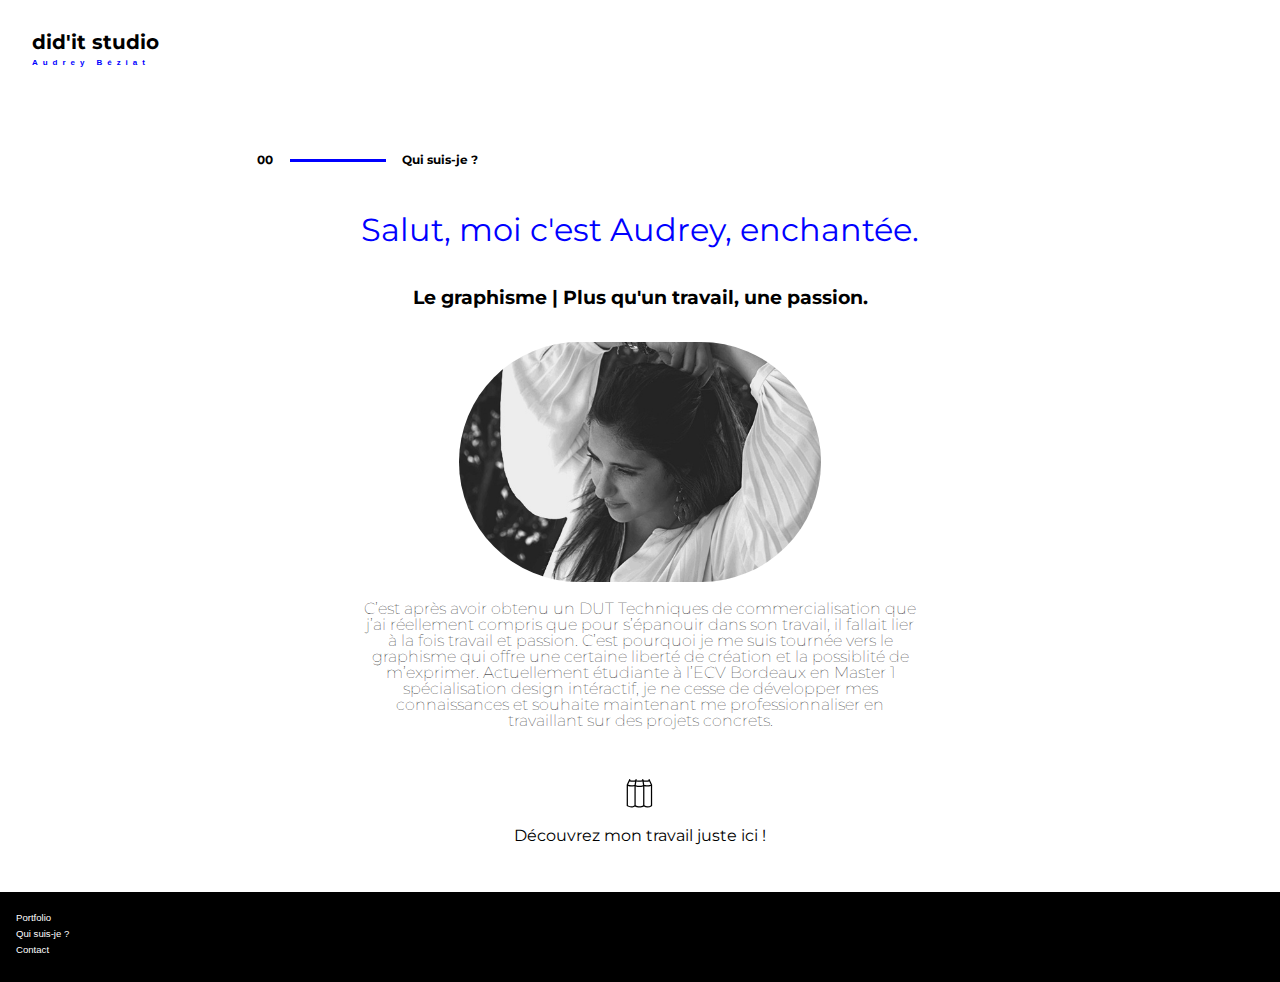
<file: quisuisje.html>
<!DOCTYPE html>
<html lang="fr" class="no-js">
	<head>
		<meta charset="UTF-8" />
		<meta name="viewport" content="width=device-width, initial-scale=1">
		<title>Did'it studio</title>
		<meta name="description" content="C'est mon nom" />
		<meta name="keywords" content="template, web design, html, illustration, css, identité, designer, beziat" />
		<meta name="author" content="Codrops" />
		<link href="https://fonts.googleapis.com/css?family=Montserrat:300,400,700" rel="stylesheet">
		<link rel="stylesheet" type="text/css" href="css/normalize.css" />
		<link rel="stylesheet" type="text/css" href="css/base.css" />
		<link rel="shortcut icon" href="img/favicon.svg">
		<script>document.documentElement.className="js";var supportsCssVars=function(){var e,t=document.createElement("style");return t.innerHTML="root: { --tmp-var: bold; }",document.head.appendChild(t),e=!!(window.CSS&&window.CSS.supports&&window.CSS.supports("font-weight","var(--tmp-var)")),t.parentNode.removeChild(t),e};supportsCssVars()||alert("Please view this demo in a modern browser that supports CSS Variables.");</script>
		<!--script src="//tympanus.net/codrops/adpacks/analytics.js"></script-->

	</head>
<header>

		<h1 class="title"><a href="portfolio.html">Did'it studio</a></h1>
	<h7>Audrey Béziat</h7>

</header>
	<body>

				<section class="contact">
					<div class="sections__index">
						<span class="sections__index-current">
							<span class="sections__index-inner"><a href="portfolio.html">00</a></span>
						</span>
						<span class="sections__index-total">Qui suis-je ?	</span>
					</div>
<h4>Salut, moi c'est Audrey, enchantée.</h4>
		<div id="col">
    <h3>Le graphisme | <span>Plus qu'un travail, une passion.</span></h3><br>
<img src="img/diditstudio2.jpg" alt="Audrey Béziat">
		<h6>C’est après avoir obtenu un DUT Techniques de commercialisation
que j’ai réellement compris que pour s’épanouir dans son travail, il
fallait lier à la fois travail et passion. C’est pourquoi je me suis tournée
vers le graphisme qui offre une certaine liberté de création et la
possiblité de m’exprimer.
Actuellement étudiante à l’ECV Bordeaux en Master 1 spécialisation design intéractif, je ne cesse
de développer mes connaissances et souhaite maintenant me
professionnaliser en travaillant sur des projets concrets.</h6>

    <!-- Fin colonnes -->
	</div>
<div id="travail-graphique"><a href="portfolio.html"><img id="portf" src="img/portf.svg" alt="portfolio"><h6><strong>Découvrez mon travail juste ici !</a></strong></h6>
	</div>

				</section>

				<!-- Fin colonnes -->
				</div>
		<script src="js/imagesloaded.pkgd.min.js"></script>
		<script src="js/charming.min.js"></script>
		<script src="js/anime.min.js"></script>
		<script src="js/main.js"></script>


		<footer>
			<div id="foot">
					<li><a href="portfolio.html"><h8>Portfolio</h8></a></li>
					<li><a href="quisuisje.html"><h8>Qui suis-je ?</h8></a></li>
					<li><a href="contact.html"><h8>Contact</h8></a></li>
				</div>
			</footer>
	</body>


</html>
</file>
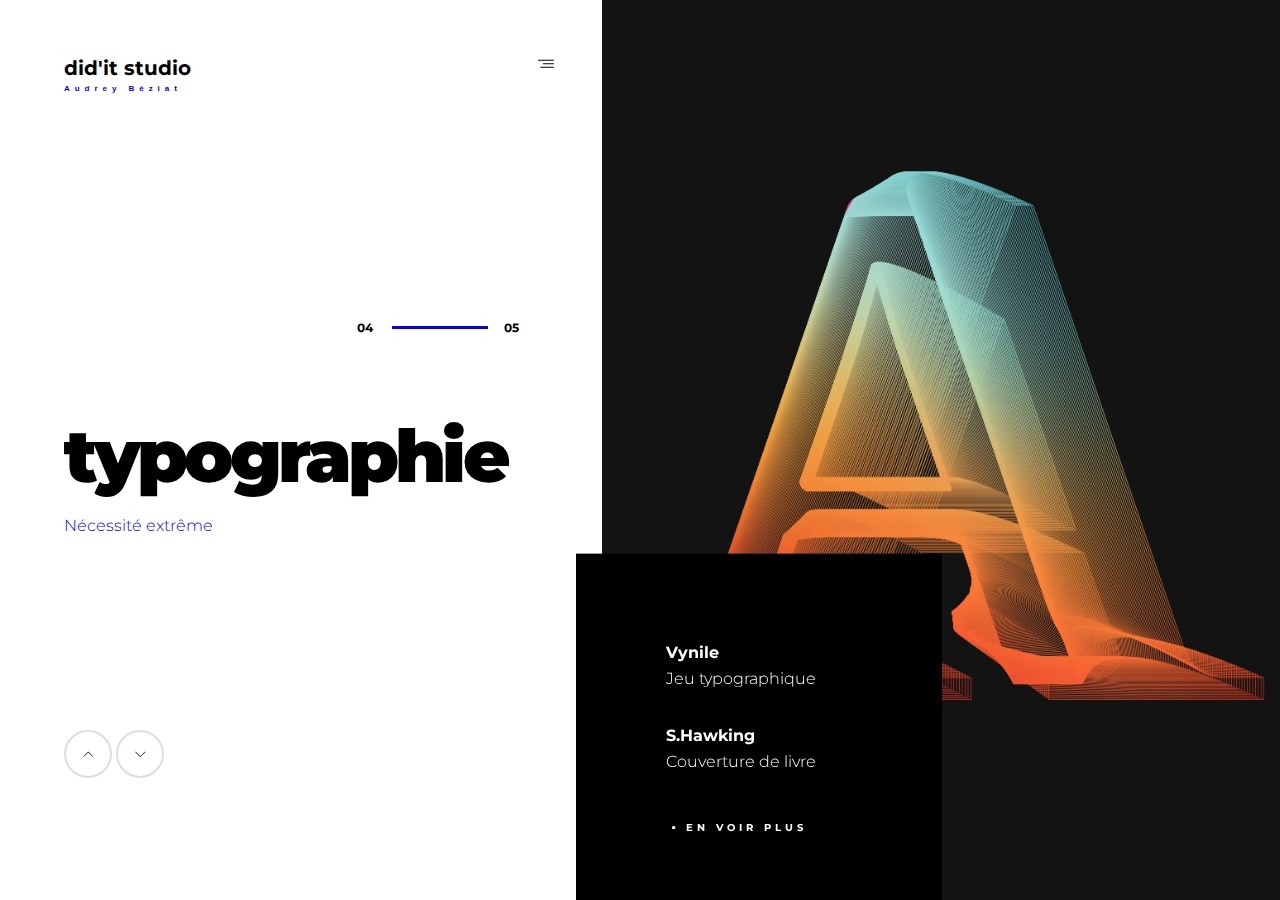
<file: typographie-graphisme.html>
<!DOCTYPE html>
<html lang="en" class="no-js">

<head>
	<meta charset="UTF-8" />
	<meta name="viewport" content="width=device-width, initial-scale=1">
	<title>Did'it studio</title>
	<meta name="Design graphique" content="Didit Studio" />
	<meta name="keywords" content="design, graphisme, graphique, identité, , illustration, typographie" />
	<meta name="co-author" content="Codrops" />
	<link href="https://fonts.googleapis.com/css?family=Montserrat:300,400,700" rel="stylesheet">
	<link rel="stylesheet" type="text/css" href="css/base3.css" />

	<link rel="shortcut icon" href="img/favicon.svg">
	<script>
		document.documentElement.className = "js";
		var supportsCssVars = function() {
			var e, t = document.createElement("style");
			return t.innerHTML = "root: { --tmp-var: bold; }", document.head.appendChild(t), e = !!(window.CSS && window.CSS.supports && window.CSS.supports("font-weight", "var(--tmp-var)")), t.parentNode.removeChild(t), e
		};
		supportsCssVars();
	</script>
	<!--script src="//tympanus.net/codrops/adpacks/analytics.js"></script-->
</head>

<body class="loading">
	<svg class="hidden">
		<symbol id="icon-arrow" viewBox="0 0 24 24">
			<title>arrow</title>
			<polygon points="6.3,12.8 20.9,12.8 20.9,11.2 6.3,11.2 10.2,7.2 9,6 3.1,12 9,18 10.2,16.8 " />
		</symbol>
		<symbol id="icon-drop" viewBox="0 0 24 24">
			<title>drop</title>
			<path
				d="M12,21c-3.6,0-6.6-3-6.6-6.6C5.4,11,10.8,4,11.4,3.2C11.6,3.1,11.8,3,12,3s0.4,0.1,0.6,0.3c0.6,0.8,6.1,7.8,6.1,11.2C18.6,18.1,15.6,21,12,21zM12,4.8c-1.8,2.4-5.2,7.4-5.2,9.6c0,2.9,2.3,5.2,5.2,5.2s5.2-2.3,5.2-5.2C17.2,12.2,13.8,7.3,12,4.8z" />
			<path d="M12,18.2c-0.4,0-0.7-0.3-0.7-0.7s0.3-0.7,0.7-0.7c1.3,0,2.4-1.1,2.4-2.4c0-0.4,0.3-0.7,0.7-0.7c0.4,0,0.7,0.3,0.7,0.7C15.8,16.5,14.1,18.2,12,18.2z" />
		</symbol>
		<symbol id="icon-menu" viewBox="0 0 24 13">
			<title>menu</title>
			<path d="M.75 1.515h22.498a.75.75 0 0 0 0-1.5H.75a.75.75 0 0 0 0 1.5zM23.248 5.265H8.168a.75.75 0 0 0 0 1.5h15.08a.75.75 0 0 0 0-1.5zM23.248 10.514H4.322a.75.75 0 0 0 0 1.5h18.926a.75.75 0 0 0 0-1.5z" />
		</symbol>
		<symbol id="icon-dot" viewBox="0 0 24 24">
			<title>dot</title>
			<path d="M11.5 9c-.69 0-1.28.244-1.768.732A2.41 2.41 0 0 0 9 11.5c0 .69.244 1.28.732 1.767A2.409 2.409 0 0 0 11.5 14c.69 0 1.28-.244 1.768-.733A2.408 2.408 0 0 0 14 11.5c0-.69-.244-1.28-.732-1.768A2.408 2.408 0 0 0 11.5 9z" />
		</symbol>
		<symbol id="icon-cross" viewBox="0 0 24 24">
			<title>cross</title>
			<path d="M11.449 11.962l-5.1 5.099a.363.363 0 1 0 .513.512L12 12.436l5.137 5.137a.361.361 0 0 0 .513 0 .363.363 0 0 0 0-.512l-5.099-5.1 5.102-5.102a.363.363 0 1 0-.512-.513L12 11.487l-5.141-5.14a.363.363 0 0 0-.513.512l5.103 5.103z" />
		</symbol>
		<symbol id="icon-arrowlong" viewBox="0 0 32 11">
			<title>arrow-long</title>
			<path
				d="M27.166.183a.619.619 0 0 0-.878 0 .619.619 0 0 0 0 .878l2.735 2.735H.768a.624.624 0 0 0 0 1.248h28.254L26.287 7.77a.619.619 0 0 0 0 .878.617.617 0 0 0 .441.183c.163 0 .32-.061.442-.183l3.796-3.796a.623.623 0 0 0-.005-.878L27.166.183z" />
		</symbol>
		<symbol id="icon-close" viewBox="0 0 24 24">
			<title>close</title>
			<path d="M21 4.565L19.435 3 12 10.435 4.565 3 3 4.565 10.435 12 3 19.435 4.565 21 12 13.565 19.435 21 21 19.435 13.565 12z" />
		</symbol>
		<symbol id="icon-navup" viewBox="0 0 50 50">
			<title>navup</title>
			<path d="M20.259 28.211l5.07-5.03 5.075 5.034a.36.36 0 0 0 .51 0 .356.356 0 0 0 0-.506l-5.323-5.28a.404.404 0 0 0-.135-.084.364.364 0 0 0-.384.08l-5.324 5.28a.356.356 0 0 0 0 .506c.141.14.37.14.51 0z" />
		</symbol>
		<symbol id="icon-navdown" viewBox="0 0 50 50">
			<title>navdown</title>
			<path d="M20.259 22.43l5.07 5.03 5.075-5.034a.36.36 0 0 1 .51 0c.14.14.14.366 0 .506l-5.323 5.28a.404.404 0 0 1-.135.084.364.364 0 0 1-.384-.081l-5.324-5.28a.356.356 0 0 1 0-.505c.141-.14.37-.14.51 0z" />
		</symbol>
		<symbol id="icon-grid" viewBox="0 0 24 24">
			<title>grid</title>
			<path
				d="M8.982 8.982h5.988v5.988H8.982zM0 0h5.988v5.988H0zM8.982 17.965h5.988v5.988H8.982zM0 8.982h5.988v5.988H0zM0 17.965h5.988v5.988H0zM17.965 0h5.988v5.988h-5.988zM8.982 0h5.988v5.988H8.982zM17.965 8.982h5.988v5.988h-5.988zM17.965 17.965h5.988v5.988h-5.988z" />
		</symbol>
	</svg>
	<main>

		<div class="sections">
			<header class="sections__header">


				<h1 class="title"><a href="index.html">Did'it studio</a></h1>
				<h5>Audrey Béziat</h5>


			</header>
			<!-- codrops links -->

			<!-- menu -->
			<nav class="menu">
				<ul class="menu__inner">
					<li class="menu__item"><a class="menu__item-link" href="identite_visuelle-graphisme.html">Portfolio</a></li>
					<li class="menu__item"><a class="menu__item-link" href="quisuisje.html">Qui suis-je</a></li>
					<li class="menu__item"><a class="menu__item-link" href="contact.html">Contact</a></li>
				</ul>
				<div class="menu__toggle">
					<span class="menu__toggle-inner menu__toggle-inner--open">
						<svg class="icon icon--menu">
							<use xlink:href="#icon-menu"></use>
						</svg>
					</span>
					<span class="menu__toggle-inner menu__toggle-inner--close">
						<svg class="icon icon--close">
							<use xlink:href="#icon-close"></use>
						</svg>
					</span>
				</div>
			</nav>
			<!-- facts expander with toggles; content for each is in its section -->
			<div class="facts">
				<div class="facts__toggle">
					<span class="facts__toggle-inner facts__toggle-inner--more">
						<svg class="icon icon--dot">
							<use xlink:href="#icon-dot"></use>
						</svg>
						<span class="facts__toggle-text">En voir plus</span>
					</span>
					<span class="facts__toggle-inner facts__toggle-inner--less">
						<svg class="icon icon--cross">
							<use xlink:href="#icon-cross">En voir moins</use>
						</svg>
						<span class="facts__toggle-text">En voir moins</span>
					</span>
				</div>
				<button class="button-contentclose">
					<svg class="icon icon--close">
						<use xlink:href="#icon-close"></use>
					</svg>
				</button>
			</div>
			<!-- index -->
			<div class="sections__index">
				<span class="sections__index-current">
					<span class="sections__index-inner">04</span>
				</span>
				<span class="sections__index-total">05</span>
			</div>
			<!-- navigation down -->
			<nav class="sections__nav">
				<a href="illustration-graphisme.html"><button class="sections__nav-item sections__nav-item--prev">
						<svg class="icon icon--navup">
							<use xlink:href="#icon-navup"></use>
						</svg>
					</button></a>
				<a href="photographie-graphisme.html"><button class="sections__nav-item sections__nav-item--next">
						<svg class="icon icon--navdown">
							<use xlink:href="#icon-navdown"></use>
						</svg>
					</button></a>
			</nav>
			<!-- sections -->
			<section class="section section--current">
				<div class="section__content">
					<h2 class="section__title"></h2>
					<h2 class="titre"><strong>typographie</strong></h2>
					<h3 class="section__description"><span class="section__description-inner">Nécessité extrême</span></h3>
				</div>
				<div class="section__img">
					<div class="section__img-inner" style="background-image: url(img/couv/typographie.jpg)"></div>
				</div>
				<div class="section__expander"></div>
				<ul class="section__facts">
					<li class="section__facts-item">
						<h4 class="section__facts-title"><a href="projet-illustration-yeti_de_lombre.html">Vynile</a></h4>
						<span class="section__facts-detail">Jeu typographique</span>
					</li>
					<li class="section__facts-item">
						<h4 class="section__facts-title"><a href="projet-illustration-bienvenue_en_villes.html">S.Hawking</a></h4>
						<span class="section__facts-detail">Couverture de livre</span>
					</li>

					<li class="section__facts-item">
						<h4 class="section__facts-title"><a href="projet-illustration-eddie_vedder.html">Scorpion</a></h4>
						<span class="section__facts-detail">Typographie</span>
					</li>
					<li class="section__facts-item">
						<h4 class="section__facts-title"><a href="projet-illustration-eddie_vedder.html">Abcédaire</a></h4>
						<span class="section__facts-detail">Typo 3d</span>
					</li>

					<li class="section__facts-item section__facts-item--clickable" data-gallery="gallery2">
						<div class="section__facts-img">
							<img src="img/logo/logo2/perduedark.jpg" alt="Some image" />
							<svg class="icon icon--grid">
								<use xlink:href="#icon-grid"></use>
							</svg>
						</div>
					</li>
				</ul>
				<div class="section__gallery" id="gallery2">
					<h4 class="section__gallery-item section__gallery-item--title">Choisis-en un !</h4>
					<div class="section__gallery-item">
						<a href="projet-illustration-surfeur.html"><div class="image" style="background-image: url(img/logo/logo2/suspended.jpg)"></div>
						<div class="text"> Vynile</a></div>

					</div>
					<div class="section__gallery-item">
						<a href="projet-illustration.html"><div class="image" style="background-image: url(img/logo/logo2/suspended.jpg)"></div>
						<div class="text"> S.Hawking</a></div>
					</div>
					<div class="section__gallery-item">
						<a href="projet-illustration.html"><div class="image" style="background-image: url(img/logo/logo2/suspended.jpg)"></div>
						<div class="text"> Scorpion</a></div>
					</div>
					<div class="section__gallery-item">
						<a href="projet-illustration.html"><div class="image" style="background-image: url(img/couv/typographie.jpg)"></div>
						<div class="text"> Recherches typographiques</a></div>
					</div>

		</div>
		</section>

		<!--/ section -->
		</div>
		<!--/ sections -->
	</main>
	<script src="js/imagesloaded.pkgd.min.js"></script>
	<script src="js/charming.min.js"></script>
	<script src="js/anime.min.js"></script>
	<script src="js/main.js"></script>
</body>

</html>
</file>
<file: css/base.css>
*, *::after, *::before {
	box-sizing: border-box;
}
/*page projet*/
.projet {
	font-weight: bold;
	display: block;
	margin: 0 0 1rem 0;
	color:white;
	height:90vh;
}
.titre{
	margin-left: 12%;
	margin-block-end: 0em;
}
.titre2 {
	margin-left: 12%;
text-transform: uppercase;
margin-block-end: 2em;
}


/*pages quisuisje et contact*/
.contact{
	text-align: center;
	vertical-align: middle;
}

header{
	background-color: white;
	height: 10vh;
	margin: 2em;
}

main{
	height: 80vh;
}

h8 {
  color: white;
  font-size: 0.6em;
  font-family: 'Orbitron', sans-serif;
}


footer{
	height:10vh;
	background-color: black;
	position: static;
}

}
footer ul li a{
	color: white;
  font-size: 0.65em;
	list-style: none;
}

#foot{
	padding: 1em;
}

#col{
    display:block;
		position:relative;
		padding-inline-end: 40px;
    margin-left: 25%;
    margin-right: 25%;
    padding-inline-start: 40px;

}

#col ul li{
    display: inline-block;
    width:30% ;
}

h5{
	color:blue;
	font-weight: 300;
}
h7{
  letter-spacing: 0.62em;
  font-size: 0.5em;
	color: blue;
	font-weight: bold;
	font-family: 'Orbitron', sans-serif;
}

h4{
margin-block-start: 0em;
	color:blue;
	font-weight: 400;
	font-size: 2em;

}
h3 a{
	color: white;
	font-size: 0.8em;
	font-weight: bold;
}

#col img{
	max-height: 12em;
  max-height: 15em;
  border-radius:200px
}
#picto img{
	max-height: 3em;
}
#pictotel img{
	max-height: 2.7em;
}

#portf{
	max-height: 2em;
}
#travail-graphique{
	padding: 2em;
}

h6{
font-size: 1em;
font-weight: lighter;
margin-block-start: 1em;
margin-block-end: 1em;
}

#contactmoi{
    display:block;
		position:relative;
		padding-inline-end: 40px;

}

#contactmoi ul li{
    display: inline-block;
    padding:20px ;
}



/*codrops*/
.section__expander li a{
	font-weight: bold;
	color: white;
}
h2{font-size: 1em;
}

body {
	font-family: "Montserrat", sans-serif;
	-webkit-font-smoothing: antialiased;
	-moz-osx-font-smoothing: grayscale;
	/* Colors */
	--color-text: #000;
	--color-bg-main: #fff;
	--color-menu-item: #fff;
	--color-menu-item-hover: #e0f3ca;
	--color-bg-menu: #cbf3ee;
	--color-bg-facts: #000;
	--color-text-facts: #fff;
	--color-bg-img: #000;
	--color-bg-more-1: #0b17ff;
	--color-bg-more-2: #0b17ff;
	--color-bg-more-3: #0b17ff;
	--color-bg-more-4: #0b17ff;
	--color-nav: #ddd;
	--color-nav-hover: #000;
	--color-link: #000;
	--color-link-hover: #333;
}

/* Page Loader */
.js .loading::before {
	content: '';
	position: fixed;
	z-index: 100000;
	top: 0;
	left: 0;
	width: 100%;
	height: 100%;
	background: var(--color-bg-main);
}

.js .loading::after {
	content: '';
	position: fixed;
	z-index: 100000;
	top: 50%;
	left: 50%;
	width: 60px;
	height: 60px;
	margin: -30px 0 0 -30px;
	pointer-events: none;
	opacity: 0;
	background: var(--color-text);
	animation: loaderAnim 0.8s ease-in infinite alternate forwards;
}

@keyframes loaderAnim {
	to {
		opacity: 1;
		transform: scale3d(0.5,0.5,1) rotate(90deg);
	}
}

a {
	text-decoration: none;
	color: var(--color-link);
	outline: none;
}

a:hover,
a:focus {
	color: var(--color-link-hover);
	outline: none;
}

.hidden {
	position: absolute;
	overflow: hidden;
	width: 0;
	height: 0;
	pointer-events: none;
}

button {
	border: 0;
	background: none;
	margin: 0;
	padding: 0;
	font-family: inherit;
	cursor: pointer;
	-webkit-appearance: none;
}

button:focus {
	outline: none;
}

/* Codrops links */
.codrops-links {
	position: relative;
	z-index: 1000;
	display: flex;
	margin: 2rem 1.5rem;
	white-space: nowrap;
}

.codrops-icon {
	display: inline-block;
	margin: 0.25rem;
}

.codrops-icon .icon {
	width: 1.5rem;
	height: 1.5rem;
}

/* Icons */
.icon {
	display: inline-block;
	width: 1rem;
	height: 1rem;
	fill: currentColor;
}

.sections__header {
	padding: 2rem 3rem 0 2rem;
	display: absolute;
}

.title {
	text-transform: lowercase;
	font-size: 1.27rem;
	margin: 0;
}

.menu {
	position: absolute;
	width: 100%;
	height: 100vh;
	top: 0;
	z-index: 3000;
	display: grid;
	grid-template-columns: 100%;
	pointer-events: none;
	align-items: start;
}

.menu::before {
	content: '';
	position: absolute;
	width: 100%;
	height: 100%;
	background: rgba(0,0,0,0.9);
	right: 0;
	transition: opacity 0.3s;
	pointer-events: none;
	opacity: 0;
}

.menu--open::before {
	opacity: 1;
	pointer-events: auto;
}

.menu__inner {
	padding: 4rem 2rem 0 0;
	grid-area: 1 / 1 / 2 / 2;
	display: flex;
	flex-direction: column;
	justify-content: center;
	list-style: none;
	opacity: 1;
	position: relative;
	text-align: right;
}

.menu__toggle {
	position: absolute;
	top: 0;
	right: 0;
	margin: 2.3rem 2rem;
	display: grid;
	grid-template: 100% / 100%;
	pointer-events: auto;
	cursor: pointer;
}

.menu__toggle-inner {
	display: block;
	grid-area: 1 / 1 / 1 / 1;
}

.menu__toggle-inner--close {
	opacity: 0;
	color: var(--color-menu-item);;
}

.menu__item {
	font-size: 2.25rem;
	margin: 0 0 1.5rem;
	font-weight: bold;
	opacity: 0;
}

.menu--open .menu__item {
	pointer-events: auto;
}

.menu__item-link {
	color: var(--color-menu-item);
}

.menu__item-link:hover {
	color: var(--color-menu-item-hover);
}

.sections__index,
.sections__nav {
	display: none;
}

.facts {
	display: none;
}

.section__content {
	padding: 2rem;
}

.section__title {
	font-size: 6vw;
	text-transform: lowercase;
	margin: 0;
	letter-spacing: -0.35vw;
	position: relative;
	overflow: hidden;
}

.section__title span {
	display: inline-block;
}

.section__description {
	line-height: 1.5;
	overflow: visible;
	position: relative;
	padding: 0 2rem 0 0;
	font-weight: 300;

}

.section__description-inner {
	display: block;
}

.section__img {
	height: 45vh;
	pointer-events: none;
}

.section__img-inner {
	width: 100%;
	height: 100%;
	background-size: cover;
	background-position: 50% 50%;
}

.section__facts {
	padding: 2rem;
	margin: 0;
	list-style: none;
	background: var(--color-bg-facts);
	color: var(--color-text-facts);
}

.section__facts-item {
	margin: 0 0 2.5rem 0;
}

.section__facts-img {
	max-width: 200px;
	border-radius: 5px;
	display: block;

	margin: 4rem 0 2rem 0;
	position: relative;
}

.section__facts-img::before,
.section__facts-img::after {
	content: '';
	width: 100%;
	height: 100%;
	background: #2f2f2f;
	position: absolute;
	top: 0;
	left: 0;
	z-index: -1;
}

.section__facts-img::before {
	transform: rotate(3deg);
}

.section__facts-img::after {
	transform: rotate(-5deg);
}

.section__facts-img img {
	max-width: none;
	width: 100%;
}
.icon--grid {
	position: absolute;
	top: 50%;
	left: 50%;
	width: 1.5rem;
	height: 1.5rem;
	margin: -0.75rem 0 0 -0.75rem;
}

.section__facts-title {
	font-size: 1em;
	margin: 0 0 0.5rem;
}

.section__facts-detail {
	font-weight: 300;
}

.section__facts-item--clickable {
	display: none;
}

.section__gallery {
	grid-area: 1 / 4 / 4 / 2;
	padding: 2rem;
	display: grid;
	grid-gap: 0.75rem;
	grid-template-columns: 50% 50%;
	grid-template-rows: 2rem 1fr 1fr 1fr;
	align-items: center;
	justify-content: center;
	z-index: 300;
	pointer-events: none;
	height: 100vh;
	background: var(--color-bg-facts);
}

.section__gallery-item {
	width: 100%;
	height: 100%;
	display: grid;
}

.section__gallery-item--title {
	grid-area: 1 / 1 / 2 / 3;
	color: #fff;
	font-size: 1em;
	margin: 0;
}

.section__gallery-item img {
	max-width: 100%;
	max-height: 100%;
	margin: auto 0;
	display: block;
}

.section__more {
	display: flex;
	align-items: stretch;
	overflow: hidden;
}

.section__more-inner {
	display: flex;
	width: 100%;
	flex-direction: column;
	justify-content: center;
	align-items: center;
	padding: 2rem;
}

.section__more-inner--bg1 {
	background-color: var(--color-bg-more-1);
}

.section__more-inner--bg2 {
	background-color: var(--color-bg-more-2);
}

.section__more-inner--bg3 {
	background-color: var(--color-bg-more-3);
}

.section__more-inner--bg4 {
	background-color: var(--color-bg-more-4);
}

.section__more-text {
	font-weight: bold;
	display: block;
	margin: 0 0 1rem 0;
	color:white;
}

.section__more-link {
	display: flex;
	cursor: pointer;
	font-weight: 300;
	color:white;
}

.section__more-linktext {
	margin: 0 0.5rem 0 0;
	line-height: 1;
color:white;

}

.icon--arrowlong {
	width: 2rem;
	height: 1.25rem;
}

@media screen and (min-width: 55em) and (min-height: 40em) {
	.sections {
		height: 100vh;
		overflow: hidden;
		display: grid;
		grid-template-columns: 45% 55%;
		grid-template-rows: 6rem calc(30% - 2rem) calc(44% - 2rem) calc(26% - 2rem);
		grid-template-areas: 	"header expander"
								"sections-index expander"
								"... expander"
								"sections-nav expander";
	}
	.codrops-links {
		position: absolute;
		top: 0;
		right: 0;
	}
	.sections--factsopen .codrops-links {
		opacity: 0;
		pointer-events: none;
	}
	.codrops-icon {
		color: #fff;
	}
	.menu {
		grid-template-columns: 47% 53%;
	}
	.menu__toggle {
		right: 53%;
		margin: 2.3rem 4rem 0 0;
	}
	.menu__inner {
		padding: 4rem 4rem 0 0;
	}
	.facts {
		position: relative;
		grid-area: expander;
		display: flex;
		flex-direction: column;
		justify-content: flex-end;
		pointer-events: none;
		z-index: 200;
	}
	.facts__toggle {
		font-weight: bold;
		cursor: pointer;
		width: 48%;
		padding: 0 0 0 5vw;
		margin: 0 0 0 2vw;
		height: 5rem;
		position: relative;
		display: grid;
		grid-template: 100% / 100%;
		color: var(--color-text-facts);
		pointer-events: auto;
	}
	.facts__toggle:hover {
		opacity: 0.6;
	}
	.facts__toggle-inner {
		text-transform: uppercase;
		font-size: 0.6rem;
		letter-spacing: 0.25rem;
		grid-area: 1 / 1 / 1 / 1;
		display: flex;
	}
	.facts__toggle-inner--less {
		opacity: 0;
	}
	.facts__toggle-text {
		line-height: 1.75;
		margin: 0 0 0 0.25rem;
	}
	.button-contentclose {
		position: absolute;
		top: 0;
		right: 0;
		margin: 2rem;
		opacity: 0;
		pointer-events: none;
		color: var(--color-text-facts);
	}
	.sections__header {
		grid-area: header;
	}
	.sections__index {
		font-weight: bold;
		font-size: 0.75rem;
		display: block;
		align-self: end;
		padding: 0 4rem 3rem 20%;
		grid-area: sections-index;
		display: flex;
		z-index: 1;
	}
	.sections__index-current {
		position: relative;
		overflow: hidden;
	}
	.sections__index-total {
		position: relative;
		margin: 0 0 0 8rem;
	}
	.sections__index-total::after {
		content: '';
		position: absolute;
		width: 6rem;
		height: 3px;
		top: calc(50% - 1.5px);
		right: calc(100% + 1rem);
		background: blue;
	}
	.sections__index-inner {
		display: block;
		width: 1.15rem;
	}
	.sections__nav {
		display: block;
		grid-area: sections-nav;
		z-index: 5;
		padding: 2rem 4rem 0;
		background: linear-gradient(0deg, #ffffff 90%, rgba(255,255,255,0));
	}
	.sections__nav-item {
		border: 2px solid var(--color-nav);
		border-radius: 50%;
		width: 3rem;
		height: 3rem;
		background: var(--color-bg-main);
	}
	.sections__nav-item:hover {
		border-color: var(--color-nav-hover);
	}
	.sections__nav-item .icon {
		width: 100%;
		height: 100%;
	}
	.section {
		pointer-events: none;
		grid-area: 1 / 1 / 5 / 4;
		display: grid;
		grid-template-columns: 47% 25% 28%;
		grid-template-rows: 39% 39% 22%;
		grid-template-areas: 	"... slide-image slide-image"
								"slide-content slide-image slide-image"
								"... ... more";
	}
	.section--current {
		pointer-events: auto;
	}
	.section__content {
		padding: 0 4rem;
		grid-area: slide-content;
	}

	.section__expander {
		grid-area: 1 / 2 / 4 / 4;
		background: var(--color-bg-facts);
		transform-origin: 0 0;
		left: -2vw;
		position: relative;
		z-index: 100;
	}


	.section__img {
		height: auto;
		grid-area: slide-image;
		overflow: hidden;
		z-index: 99;
	}
	.section:fist-of-type .section__img {
		background: var(--color-bg-img);
	}
	.section__facts-item--clickable {
		display: block;
	}
	.section__gallery {
		grid-template-columns: repeat(2, calc(200px + 2rem));
		grid-gap: 1rem;
		padding: 10vh 5vw;
		background: transparent;
		position: relative;
	}
	.section__gallery-item {
		padding: 0 0 0 1rem;
		opacity: 0;
	}
	.section__more {
		grid-area: more;
	}
	.section__facts {
		padding: 10vh 5vw;
		pointer-events: none;
		background: transparent;
		position: relative;
		z-index: 200;
		grid-area: 1 / 2 / 4 / 3;
	}
	.section__facts-detail {
		display: block;
		white-space: nowrap;
		overflow: hidden;
		text-overflow: ellipsis;
	}
	.section__more-inner {
		padding: 0;
	}
	.sections--factsopen .sections__nav,
	.sections--factsopen .section__facts-item--clickable .section__facts-img,
	.sections--factsopen .facts__toggle {
		pointer-events: none;
	}
	.sections--factsopen .button-contentclose,
	.section--current .section__facts-item--clickable,
	.sections--factsopen .section__gallery-item {
		pointer-events: auto;
	}
	.js .section:not(.section--current) {
		pointer-events: none;
	}
	.js .section:not(.section--current) .section__title span,
	.js .section:not(.section--current) .section__description,
	.js .section:not(.section--current) .section__img-inner,
	.js .section:not(.section--current) .section__more-inner,
	.js .section:not(.section--current) .section__more-text,
	.js .section:not(.section--current) .section__more-link,
	.js .section:not(.section--current) .section__facts-item {
		opacity: 0;
	}
}

@media screen and (max-width: 54.9em), screen and (max-height: 39.9em) {
	.js .section__title span,
	.js .section__description,
	.js .section__img-inner,
	.js .section__more-inner,
	.js .section__more-text,
	.js .section__more-link,
	.js .section__facts-item,
	.js .section__gallery-item {
		opacity: 1 !important;
		transform: none !important;
	}
	.codrops-icon .icon {
		width: 3rem;
		height: 3rem;
		border-radius: 50%;
		border: 2px solid;
		padding: 0.5rem;
	}
}
</file>
<file: css/base2.css>
*, *::after, *::before {
	box-sizing: border-box;
}
/*page projet*/
.retour{
	position: absolute;}

#svgretour{
	transform: rotate(90deg)


}
.projet {
	font-weight: bold;
	display: block;
	margin: 0 0 1rem 0;
	color:white;
	height:90vh;
}
.titre{
	margin-left: 12%;
	margin-block-end: 0em;
}
.titre2 {
	margin-left: 12%;
text-transform: uppercase;
margin-block-end: 2em;
}


/*pages quisuisje et contact*/
.contact{
	text-align: center;
	vertical-align: middle;
}

header{
	background-color: white;
	height: 10vh;
	margin: 2em;
}

main{
	height: 80vh;
}

h8 {
  color: white;
  font-size: 0.6em;
  font-family: 'Orbitron', sans-serif;
}


footer{
	height:10vh;
	background-color: black;
	position: static;
}

}
footer ul li a{
	color: white;
  font-size: 0.65em;
	list-style: none;
}

#foot{
	padding: 1em;
}

#col{
    display:block;
		position:relative;
		padding-inline-end: 40px;
    margin-left: 25%;
    margin-right: 25%;
    padding-inline-start: 40px;

}

#col ul li{
    display: inline-block;
    width:30% ;
}

h5{
	color:blue;
	font-weight: 300;
}
h7{
  letter-spacing: 0.62em;
  font-size: 0.5em;
	color: blue;
	font-weight: bold;
	font-family: 'Orbitron', sans-serif;
}

h4{
margin-block-start: 0em;
	color:blue;
	font-weight: 400;
	font-size: 2em;

}
h3 a{
	color: white;
	font-size: 0.8em;
	font-weight: bold;
}

#col img{
	max-height: 12em;
  max-height: 15em;
  border-radius:200px
}
#picto img{
	max-height: 3em;
}
#pictotel img{
	max-height: 2.7em;
}

#portf{
	max-height: 2em;
}
#travail-graphique{
	padding: 2em;
}

h6{
font-size: 1em;
font-weight: lighter;
margin-block-start: 1em;
margin-block-end: 1em;
}

#contactmoi{
    display:block;
		position:relative;
		padding-inline-end: 40px;

}

#contactmoi ul li{
    display: inline-block;
    padding:20px ;
}



/*codrops*/
.section__expander li a{
	font-weight: bold;
	color: white;
}
h2{font-size: 1em;
}

body {
	font-family: "Montserrat", sans-serif;
	-webkit-font-smoothing: antialiased;
	-moz-osx-font-smoothing: grayscale;
	/* Colors */
	--color-text: #000;
	--color-bg-main: #fff;
	--color-menu-item: #fff;
	--color-menu-item-hover: #e0f3ca;
	--color-bg-menu: #cbf3ee;
	--color-bg-facts: #000;
	--color-text-facts: #fff;
	--color-bg-img: #000;
	--color-bg-more-1: #0b17ff;
	--color-bg-more-2: #0b17ff;
	--color-bg-more-3: #0b17ff;
	--color-bg-more-4: #0b17ff;
	--color-nav: #ddd;
	--color-nav-hover: #000;
	--color-link: #000;
	--color-link-hover: #333;
}

/* Page Loader */
.js .loading::before {
	content: '';
	position: fixed;
	z-index: 100000;
	top: 0;
	left: 0;
	width: 100%;
	height: 100%;
	background: var(--color-bg-main);
}

.js .loading::after {
	content: '';
	position: fixed;
	z-index: 100000;
	top: 50%;
	left: 50%;
	width: 60px;
	height: 60px;
	margin: -30px 0 0 -30px;
	pointer-events: none;
	opacity: 0;
	background: var(--color-text);
	animation: loaderAnim 0.8s ease-in infinite alternate forwards;
}

@keyframes loaderAnim {
	to {
		opacity: 1;
		transform: scale3d(0.5,0.5,1) rotate(90deg);
	}
}

a {
	text-decoration: none;
	color: var(--color-link);
	outline: none;
}

a:hover,
a:focus {
	color: var(--color-link-hover);
	outline: none;
}

.hidden {
	position: absolute;
	overflow: hidden;
	width: 0;
	height: 0;
	pointer-events: none;
}

button {
	border: 0;
	background: none;
	margin: 0;
	padding: 0;
	font-family: inherit;
	cursor: pointer;
	-webkit-appearance: none;
}

button:focus {
	outline: none;
}

/* Codrops links */
.codrops-links {
	position: relative;
	z-index: 1000;
	display: flex;
	margin: 2rem 1.5rem;
	white-space: nowrap;
}

.codrops-icon {
	display: inline-block;
	margin: 0.25rem;
}

.codrops-icon .icon {
	width: 1.5rem;
	height: 1.5rem;
}

/* Icons */
.icon {
	display: inline-block;
	width: 1rem;
	height: 1rem;
	fill: currentColor;
}

.sections__header {
	padding: 2rem 3rem 0 2rem;
	display: absolute;
}

.title {
	text-transform: lowercase;
	font-size: 1.27rem;
	margin: 0;
}

.menu {
	position: absolute;
	width: 100%;
	height: 100vh;
	top: 0;
	z-index: 3000;
	display: grid;
	grid-template-columns: 100%;
	pointer-events: none;
	align-items: start;
}

.menu::before {
	content: '';
	position: absolute;
	width: 100%;
	height: 100%;
	background: rgba(0,0,0,0.9);
	right: 0;
	transition: opacity 0.3s;
	pointer-events: none;
	opacity: 0;
}

.menu--open::before {
	opacity: 1;
	pointer-events: auto;
}

.menu__inner {
	padding: 4rem 2rem 0 0;
	grid-area: 1 / 1 / 2 / 2;
	display: flex;
	flex-direction: column;
	justify-content: center;
	list-style: none;
	opacity: 1;
	position: relative;
	text-align: right;
}

.menu__toggle {
	position: absolute;
	top: 0;
	right: 0;
	margin: 2.3rem 2rem;
	display: grid;
	grid-template: 100% / 100%;
	pointer-events: auto;
	cursor: pointer;
}

.menu__toggle-inner {
	display: block;
	grid-area: 1 / 1 / 1 / 1;
}

.menu__toggle-inner--close {
	opacity: 0;
	color: var(--color-menu-item);;
}

.menu__item {
	font-size: 2.25rem;
	margin: 0 0 1.5rem;
	font-weight: bold;
	opacity: 0;
}

.menu--open .menu__item {
	pointer-events: auto;
}

.menu__item-link {
	color: var(--color-menu-item);
}

.menu__item-link:hover {
	color: var(--color-menu-item-hover);
}

.sections__index,
.sections__nav {
	display: none;
}

.facts {
	display: none;
}

.section__content {
	padding: 2rem;
}

.section__title {
	font-size: 6vw;
	text-transform: lowercase;
	margin: 0;
	letter-spacing: -0.35vw;
	position: relative;
	overflow: hidden;
}

.section__title span {
	display: inline-block;
}

.section__description {
	line-height: 1.5;
	overflow: visible;
	position: relative;
	padding: 0 2rem 0 0;
	font-weight: 300;

}

.section__description-inner {
	display: block;
}

.section__img {
	height: 45vh;
	pointer-events: none;
}

.section__img-inner {
	width: 100%;
	height: 100%;
	background-size: cover;
	background-position: 50% 50%;
}

.section__facts {
	padding: 2rem;
	margin: 0;
	list-style: none;
	background: var(--color-bg-facts);
	color: var(--color-text-facts);
}

.section__facts-item {
	margin: 0 0 2.5rem 0;
}

.section__facts-img {
	max-width: 200px;
	border-radius: 5px;
	display: block;

	margin: 4rem 0 2rem 0;
	position: relative;
}

.section__facts-img::before,
.section__facts-img::after {
	content: '';
	width: 100%;
	height: 100%;
	background: #2f2f2f;
	position: absolute;
	top: 0;
	left: 0;
	z-index: -1;
}

.section__facts-img::before {
	transform: rotate(3deg);
}

.section__facts-img::after {
	transform: rotate(-5deg);
}

.section__facts-img img {
	max-width: none;
	width: 100%;
}
.icon--grid {
	position: absolute;
	top: 50%;
	left: 50%;
	width: 1.5rem;
	height: 1.5rem;
	margin: -0.75rem 0 0 -0.75rem;
}

.section__facts-title {
	font-size: 1em;
	margin: 0 0 0.5rem;
}

.section__facts-detail {
	font-weight: 300;
}

.section__facts-item--clickable {
	display: none;
}

.section__gallery {
	grid-area: 1 / 4 / 4 / 2;
	padding: 2rem;
	display: grid;
	grid-gap: 0.75rem;
	grid-template-columns: 50% 50%;
	grid-template-rows: 2rem 1fr 1fr 1fr;
	align-items: center;
	justify-content: center;
	z-index: 300;
	pointer-events: none;
	height: 100vh;
	background: var(--color-bg-facts);
}

.section__gallery-item {
	width: 100%;
	height: 100%;
	display: grid;
}

.section__gallery-item--title {
	grid-area: 1 / 1 / 2 / 3;
	color: #fff;
	font-size: 1em;
	margin: 0;
}

.section__gallery-item img {
	max-width: 100%;
	max-height: 100%;
	margin: auto 0;
	display: block;
}

.section__more {
	display: flex;
	align-items: stretch;
	overflow: hidden;
}

.section__more-inner {
	display: flex;
	width: 100%;
	flex-direction: column;
	justify-content: center;
	align-items: center;
	padding: 2rem;
}

.section__more-inner--bg1 {
	background-color: var(--color-bg-more-1);
}

.section__more-inner--bg2 {
	background-color: var(--color-bg-more-2);
}

.section__more-inner--bg3 {
	background-color: var(--color-bg-more-3);
}

.section__more-inner--bg4 {
	background-color: var(--color-bg-more-4);
}

.section__more-text {
	font-weight: bold;
	display: block;
	margin: 0 0 1rem 0;
	color:white;
}

.section__more-link {
	display: flex;
	cursor: pointer;
	font-weight: 300;
	color:white;
}

.section__more-linktext {
	margin: 0 0.5rem 0 0;
	line-height: 1;
color:white;

}

.icon--arrowlong {
	width: 2rem;
	height: 1.25rem;
}

@media screen and (min-width: 55em) and (min-height: 40em) {
	.sections {
		height: 100vh;
		overflow: hidden;
		display: grid;
		grid-template-columns: 45% 55%;
		grid-template-rows: 6rem calc(30% - 2rem) calc(44% - 2rem) calc(26% - 2rem);
		grid-template-areas: 	"header expander"
								"sections-index expander"
								"... expander"
								"sections-nav expander";
	}
	.codrops-links {
		position: absolute;
		top: 0;
		right: 0;
	}
	.sections--factsopen .codrops-links {
		opacity: 0;
		pointer-events: none;
	}
	.codrops-icon {
		color: #fff;
	}
	.menu {
		grid-template-columns: 47% 53%;
	}
	.menu__toggle {
		right: 53%;
		margin: 2.3rem 4rem 0 0;
	}
	.menu__inner {
		padding: 4rem 4rem 0 0;
	}
	.facts {
		position: relative;
		grid-area: expander;
		display: flex;
		flex-direction: column;
		justify-content: flex-end;
		pointer-events: none;
		z-index: 200;
	}
	.facts__toggle {
		font-weight: bold;
		cursor: pointer;
		width: 48%;
		padding: 0 0 0 5vw;
		margin: 0 0 0 2vw;
		height: 5rem;
		position: relative;
		display: grid;
		grid-template: 100% / 100%;
		color: var(--color-text-facts);
		pointer-events: auto;
	}
	.facts__toggle:hover {
		opacity: 0.6;
	}
	.facts__toggle-inner {
		text-transform: uppercase;
		font-size: 0.6rem;
		letter-spacing: 0.25rem;
		grid-area: 1 / 1 / 1 / 1;
		display: flex;
	}
	.facts__toggle-inner--less {
		opacity: 0;
	}
	.facts__toggle-text {
		line-height: 1.75;
		margin: 0 0 0 0.25rem;
	}
	.button-contentclose {
		position: absolute;
		top: 0;
		right: 0;
		margin: 2rem;
		opacity: 0;
		pointer-events: none;
		color: var(--color-text-facts);
	}
	.sections__header {
		grid-area: header;
	}
	.sections__index {
		font-weight: bold;
		font-size: 0.75rem;
		display: block;
		align-self: end;
		padding: 0 4rem 3rem 20%;
		grid-area: sections-index;
		display: flex;
		z-index: 1;
	}
	.sections__index-current {
		position: relative;
		overflow: hidden;
	}
	.sections__index-total {
		position: relative;
		margin: 0 0 0 8rem;
	}
	.sections__index-total::after {
		content: '';
		position: absolute;
		width: 6rem;
		height: 3px;
		top: calc(50% - 1.5px);
		right: calc(100% + 1rem);
		background: blue;
	}
	.sections__index-inner {
		display: block;
		width: 1.15rem;
	}
	.sections__nav {
		display: block;
		grid-area: sections-nav;
		z-index: 5;
		padding: 2rem 4rem 0;
		background: linear-gradient(0deg, #ffffff 90%, rgba(255,255,255,0));
	}
	.sections__nav-item {
		border: 2px solid var(--color-nav);
		border-radius: 50%;
		width: 3rem;
		height: 3rem;
		background: var(--color-bg-main);
	}
	.sections__nav-item:hover {
		border-color: var(--color-nav-hover);
	}
	.sections__nav-item .icon {
		width: 100%;
		height: 100%;
	}
	.section {
		pointer-events: none;
		grid-area: 1 / 1 / 5 / 4;
		display: grid;
		grid-template-columns: 47% 25% 28%;
		grid-template-rows: 39% 100% 22%;
		grid-template-areas: 	"... slide-image slide-image"
								"slide-content slide-image slide-image"
								"... ... more";
	}
	.section--current {
		pointer-events: auto;
	}
	.section__content {
		padding: 0 4rem;
		grid-area: slide-content;
	}

	.section__expander {
		grid-area: 1 / 2 / 4 / 4;

		transform-origin: 0 0;
		left: -2vw;

		position: relative;
		z-index: 100;
	}


	.section__img {
		height: auto;
		grid-area: slide-image;
		overflow: hidden;
		z-index: 99;
	}
	.section:fist-of-type .section__img {
		background: var(--color-bg-img);
	}
	.section__facts-item--clickable {
		display: block;
	}
	.section__gallery {
		grid-template-columns: repeat(2, calc(200px + 2rem));
		grid-gap: 1rem;
		padding: 10vh 5vw;
		background: transparent;
		position: relative;
	}
	.section__gallery-item {
		padding: 0 0 0 1rem;
		opacity: 0;
	}
	.section__more {
		grid-area: more;
	}
	.section__facts {
		padding: 10vh 5vw;
		pointer-events: none;
		background: transparent;
		position: relative;
		z-index: 200;
		grid-area: 1 / 2 / 4 / 3;
	}
	.section__facts-detail {
		display: block;
		white-space: nowrap;
		overflow: hidden;
		text-overflow: ellipsis;
	}
	.section__more-inner {
		padding: 0;
	}
	.sections--factsopen .sections__nav,
	.sections--factsopen .section__facts-item--clickable .section__facts-img,
	.sections--factsopen .facts__toggle {
		pointer-events: none;
	}
	.sections--factsopen .button-contentclose,
	.section--current .section__facts-item--clickable,
	.sections--factsopen .section__gallery-item {
		pointer-events: auto;
	}
	.js .section:not(.section--current) {
		pointer-events: none;
	}
	.js .section:not(.section--current) .section__title span,
	.js .section:not(.section--current) .section__description,
	.js .section:not(.section--current) .section__img-inner,
	.js .section:not(.section--current) .section__more-inner,
	.js .section:not(.section--current) .section__more-text,
	.js .section:not(.section--current) .section__more-link,
	.js .section:not(.section--current) .section__facts-item {
		opacity: 0;
	}
}

@media screen and (max-width: 54.9em), screen and (max-height: 39.9em) {
	.js .section__title span,
	.js .section__description,
	.js .section__img-inner,
	.js .section__more-inner,
	.js .section__more-text,
	.js .section__more-link,
	.js .section__facts-item,
	.js .section__gallery-item {
		opacity: 1 !important;
		transform: none !important;
	}
	.codrops-icon .icon {
		width: 3rem;
		height: 3rem;
		border-radius: 50%;
		border: 2px solid;
		padding: 0.5rem;
	}
}
</file>
<file: css/base3.css>
*, *::after, *::before {
	box-sizing: border-box;
}
/*page projet*/
/*normalize.css*/
body{margin:0}
html{line-height:1.1;-ms-text-size-adjust:100%;-webkit-text-size-adjust:100%}


header{
	background-color: white;
	height: 10vh;
	margin: 2em;
	line-height: 0.5em;
}

main{
	height: 80vh;
}

h5{
  letter-spacing: 0.62em;
  font-size: 0.5em;
	color: blue;
	font-weight: bold;
	font-family: 'Orbitron', sans-serif;
}

h3{
margin-block-start: 0em;
	color:blue;
	font-weight: 200;
	font-size: 1em;
}

h4 a{
	color: white;
	font-size: 1em;
	font-weight: bold;
}
h4 a span{
	color: white;
	font-size: 1em;
}

h4 span{
	line-height: 2em;
	color: blue;
}


/*codrops*/
.section__expander li a{
	font-weight: bold;
	color: white;
}

body {
	font-family: "Montserrat", sans-serif;
	-webkit-font-smoothing: antialiased;
	-moz-osx-font-smoothing: grayscale;
	/* Colors */
	--color-text: #000;
	--color-bg-main: #fff;
	--color-menu-item: #fff;
	--color-menu-item-hover: white;
	--color-bg-menu: white;
	--color-bg-facts: #000;
	--color-text-facts: #fff;
	--color-bg-img: #000;
	--color-bg-more-1: blue;
	--color-bg-more-2: blue;
	--color-bg-more-3: blue;
	--color-bg-more-4: blue;
	--color-nav: #ddd;
	--color-nav-hover: #000;
	--color-link: #000;
	--color-link-hover: #333;
}

/* Page Loader */
.js .loading::before {
	content: '';
	position: fixed;
	z-index: 100000;
	top: 0;
	left: 0;
	width: 100%;
	height: 100%;
	background: var(--color-bg-main);
}

.js .loading::after {
	content: '';
	position: fixed;
	z-index: 100000;
	top: 50%;
	left: 50%;
	width: 60px;
	height: 60px;
	margin: -30px 0 0 -30px;
	pointer-events: none;
	opacity: 0;
	background: var(--color-text);
	animation: loaderAnim 0.8s ease-in infinite alternate forwards;
}

@keyframes loaderAnim {
	to {
		opacity: 1;
		transform: scale3d(0.5,0.5,1) rotate(90deg);
	}
}

a {
	text-decoration: none;
	color: var(--color-link);
	outline: none;
}

a:hover,
a:focus {
	color: var(--color-link-hover);
	outline: none;
}

.hidden {
	position: absolute;
	overflow: hidden;
	width: 0;
	height: 0;
	pointer-events: none;
}

button {
	border: 0;
	background: none;
	margin: 0;
	padding: 0;
	font-family: inherit;
	cursor: pointer;
	-webkit-appearance: none;
}

button:focus {
	outline: none;
}

/* Codrops links */
.codrops-links {
	position: relative;
	z-index: 1000;
	display: flex;
	margin: 2rem 1.5rem;
	white-space: nowrap;
}

.codrops-icon {
	display: inline-block;
	margin: 0.25rem;
}

.codrops-icon .icon {
	width: 1.5rem;
	height: 1.5rem;
}

/* Icons */
.icon {
	display: inline-block;
	width: 1rem;
	height: 1rem;
	fill: currentColor;
}

.sections__header {
	padding: 2rem 3rem 0 2rem;
	display: absolute;
}

.title {
	text-transform: lowercase;
	font-size: 1.27rem;
	margin: 0;
}

.menu {
	position: absolute;
	width: 100%;
	height: 100vh;
	top: 0;
	z-index: 3000;
	display: grid;
	grid-template-columns: 100%;
	pointer-events: none;
	align-items: start;
}

.menu::before {
	content: '';
	position: absolute;
	width: 100%;
	height: 100%;
	background: rgba(0,0,255,0.85);
	right: 0;
	transition: opacity 0.3s;
	pointer-events: none;
	opacity: 0;
}

.menu--open::before {
	opacity: 1;
	pointer-events: auto;
}

.menu__inner {
	padding: 4rem 2rem 0 0;
	grid-area: 1 / 1 / 2 / 2;
	display: flex;
	flex-direction: column;
	justify-content: center;
	list-style: none;
	opacity: 1;
	position: relative;
	text-align: right;
}

.menu__toggle {
	position: absolute;
	top: 0;
	right: 0;
	margin: 2.3rem 2rem;
	display: grid;
	grid-template: 100% / 100%;
	pointer-events: auto;
	cursor: pointer;
}

.menu__toggle-inner {
	display: block;
	grid-area: 2 / 2 / 2 / 2;
}

.menu__toggle-inner--close {
	opacity: 0;
	color: var(--color-menu-item);;
}

.menu__item {
	font-size: 2.25rem;
	margin: 0 0 1.5rem;
	font-weight: bold;
	opacity: 0;
}

.menu--open .menu__item {
	pointer-events: auto;
}

.menu__item-link {
	color: var(--color-menu-item);
}

.menu__item-link:hover {
	color: var(--color-menu-item-hover);
}

.sections__index,
.sections__nav {
	display: none;
}

.facts {
	display: none;
}

.section__content {
	padding: 2rem;
}
.titre{
	line-height: 1.2;
	margin-bottom: 0.2em;
	font-size: 5.7vw;
	text-transform: lowercase;

	letter-spacing: -0.3vw;
	position: relative;
	overflow: hidden;
}
.titre2{
	line-height: 1;
	margin-bottom: 0.2em;
	font-size: 5.7vw;
	text-transform: lowercase;

	letter-spacing: -0.35vw;
	position: relative;
	overflow: hidden;
}
.section__title {
	font-size: 5.7vw;
	text-transform: lowercase;
	margin: 0;
	letter-spacing: -0.35vw;
	position: relative;
	overflow: hidden;
}

.section__title span {
	display: inline-block;
}

.section__description {
	line-height: 1.5;
	overflow: scroll;
	position: relative;
	padding: 0 2rem 0 0;
	font-weight: 300;

}

.section__description-inner {
	display: block;

}

.section__img {
	height: 25vh;
	pointer-events: none;
}
.section__more-inner--bg1 {
	background-color: var(--color-bg-more-1);
}
.section__img-inner {
	width:100%;
	height: 75%;
	background-size:cover;

	background-position: 50% 50%;
}

.section__facts {
	padding: 2rem;
	margin: 0;
	list-style: none;
	background: var(--color-bg-facts);
	color: var(--color-text-facts);
}

.section__facts-item {
	margin: 0 0 2.5rem 0;
}

.section__facts-img {
	max-width: 220px;
	border-radius: 5px;
	display: block;

	margin: 4rem 0 2rem 0;
	position: relative;
}

.section__facts-img::before,
.section__facts-img::after {
	content: '';
	width: 80%;
	height: 80%;
	background: #2f2f2f;
	position: absolute;
	top: 0;
	left: 0;
	z-index: -1;
}

.section__facts-img::before {
	transform: rotate(3deg);
}

.section__facts-img::after {
	transform: rotate(-5deg);
}

.section__facts-img img {
	max-width: none;
	width: 80%;
}
.icon--grid {
	position: absolute;
	top: 50%;
	left: 40%;
	width: 1.5rem;
	height: 1.5rem;
	margin: -0.75rem 0 0 -0.75rem;
}

.section__facts-title {
	font-size: 1em;
	margin: 0 0 0.5rem;
}

.section__facts-detail {
	font-weight: 300;
}

.section__facts-item--clickable {
	display: none;
}

.section__gallery {
	grid-area: 1 / 4 / 4 / 2;
	padding: 2rem;
	display: grid;
	grid-gap: 0.75rem;
	grid-template-columns: 50% 50%;
	grid-template-rows: 2rem 1fr 1fr 1fr;
	align-items: center;
	justify-content: center;
	z-index: 300;
	pointer-events: none;
	height: 100vh;
	background: var(--color-bg-facts);
}
.image {
  width: 100%;
  height: 100%;
  background-size: cover;
	opacity: 0.5;
}


/* When you mouse over the container, the overlay text will "zoom" in display */
.image:hover {

	opacity: 1;
}

/* Some text inside the overlay, which is positioned in the middle vertically and horizontally */
.text {

  position: absolute;
  top: 50%;
  left: 50%;
  transform: translate(-50%, -50%);
  text-align: center;
}

.text a{
	color: white;
  font-size: 1.2em;
}

.section__gallery-item {
	width: 100%;
	height: 100%;
	display: grid;
	position:relative;
}

.section__gallery-item--title {
	grid-area: 1 / 1 / 2 / 3;
	color: #fff;
	font-size: 1em;
	margin: 0;
}

.section__gallery-item img {
	position: fixed;
	max-width: 100%;
	max-height: 100%;
	margin: auto 0;
	display: block;
}

.icon--arrowlong {
	width: 2rem;
	height: 1.25rem;
}

@media screen and (min-width: 55em) and (min-height: 40em) {
	.sections {
		height: 100vh;
		overflow: hidden;
		display: grid;
		grid-template-columns: 45% 55%;
		grid-template-rows: 6rem calc(30% - 2rem) calc(44% - 2rem) calc(26% - 2rem);
		grid-template-areas: 	"header expander"
								"sections-index expander"
								"... expander"
								"sections-nav expander";
	}
	.codrops-links {
		position: absolute;
		top: 0;
		right: 0;
	}
	.sections--factsopen .codrops-links {
		opacity: 0;
		pointer-events: none;
	}
	.codrops-icon {
		color: #fff;
	}
	.menu {
		grid-template-columns: 47% 53%;
	}
	.menu__toggle {
		right: 53%;
		margin: 2.3rem 4rem 0 0;
	}
	.menu__inner {
		padding: 4rem 4rem 0 0;
	}
	.facts {
		position: relative;
		grid-area: expander;
		display: flex;
		flex-direction: column;
		justify-content: flex-end;
		pointer-events: none;
		z-index: 200;
	}
	.facts__toggle {
		font-weight: bold;
		cursor: pointer;
		width: 48%;
		padding: 0 0 0 5vw;
		margin: 0 0 0 2vw;
		height: 5rem;
		position: relative;
		display: grid;
		grid-template: 100% / 100%;
		color: var(--color-text-facts);
		pointer-events: auto;
	}
	.facts__toggle:hover {
		opacity: 0.6;
	}
	.facts__toggle-inner {
		text-transform: uppercase;
		font-size: 0.6rem;
		letter-spacing: 0.25rem;
		grid-area: 1 / 1 / 1 / 1;
		display: flex;
	}
	.facts__toggle-inner--less {
		opacity: 0;
	}
	.facts__toggle-text {
		line-height: 1.75;
		margin: 0 0 0 0.25rem;
	}
	.button-contentclose {
		position: absolute;
		top: 0;
		right: 0;
		margin: 2rem;
		opacity: 0;
		pointer-events: none;
		color: var(--color-text-facts);
	}
	.sections__header {
		grid-area: header;
	}
	.sections__index {
		font-weight: bold;
		font-size: 0.75rem;
		display: block;
		align-self: end;
		padding: 0px 0rem 0rem 62%;
		grid-area: sections-index;
		display: flex;
		z-index: 1;

	}
	.sections__index-current {
		position: relative;
		overflow: hidden;
	}
	.sections__index-total {
		position: relative;
		margin: 0 0 0rem 8rem;


		transition: all 2s ease-in-out;
	}

	.sections__index-total::after {
		content: '';
		position: absolute;
		width: 6rem;
		height: 3px;
		top: calc(50% - 1.5px);
		right: calc(100% + 1rem);
		background: blue;
	}
	.sections__index-inner {
		display: block;
		width: 1.15rem;
	}
	.sections__nav {
		display: block;
		grid-area: sections-nav;
		z-index: 5;
		padding: 2rem 4rem 0;
		background: linear-gradient(0deg, #ffffff 90%, rgba(255,255,255,0));
	}
	.sections__nav-item {
		border: 2px solid var(--color-nav);
		border-radius: 50%;
		width: 3rem;
		height: 3rem;
		background: var(--color-bg-main);
	}
	.sections__nav-item:hover {
		border-color: var(--color-nav-hover);
	}
	.sections__nav-item .icon {
		width: 100%;
		height: 100%;
	}
	.section {
		pointer-events: none;
		grid-area: 1 / 1 / 5 / 4;
		display: grid;
		grid-template-columns: 47% 25% 28%;
		grid-template-rows: 39% 100% 22%;
		grid-template-areas: 	"... slide-image slide-image"
								"slide-content slide-image slide-image"
								"... ... more";
	}
	.section--current {
		pointer-events: auto;

	}
	.section__content {
		padding: 0 4rem;
		grid-area: slide-content;
	}

	.section__expander {
		grid-area: 1 / 2 / 4 / 4;

		transform-origin: 0 0;
		left: -2vw;
	background: var(--color-bg-facts);
		position: relative;
		z-index: 100;
	}


	.section__img {
		height: auto;
		grid-area: slide-image;
		overflow: hidden;
		z-index: 99;
	}
	.section:fist-of-type .section__img {
		background: var(--color-bg-img);
	}
	.section__facts-item--clickable {
		display: block;
	}
	.section__gallery {
		grid-template-columns: repeat(2, calc(200px + 2rem));
		grid-gap: 1rem;
		padding: 10vh 5vw;
		background: transparent;
		position: relative;
	}
	.section__gallery-item {
		padding: 0 0 0 0;
		opacity: 0;

	}

	.section__facts {
		padding: 10vh 5vw;
		pointer-events: none;
		background: transparent;
		position: relative;
		z-index: 200;
		grid-area: 1 / 2 / 4 / 3;
	}
	.section__facts-detail {
		display: block;
		white-space: nowrap;
		overflow: hidden;
		text-overflow: ellipsis;
	}

	.sections--factsopen .sections__nav,
	.sections--factsopen .section__facts-item--clickable .section__facts-img,
	.sections--factsopen .facts__toggle {
		pointer-events: none;
	}
	.sections--factsopen .button-contentclose,
	.section--current .section__facts-item--clickable,
	.sections--factsopen .section__gallery-item {
		pointer-events: auto;
	}
	.js .section:not(.section--current) {
		pointer-events: none;
	}
	.js .section:not(.section--current) .section__title span,
	.js .section:not(.section--current) .section__description,
	.js .section:not(.section--current) .section__more-link,
	.js .section:not(.section--current) .section__facts-item {
		opacity: 0;
	}
}

@media screen and (max-width: 54.9em), screen and (max-height: 39.9em) {
	.js .section__title span,
	.js .section__description,
	.js .section__img-inner,
	.js .section__more-inner,
	.js .section__more-text,
	.js .section__more-link,
	.js .section__facts-item,
	.js .section__gallery-item {
		opacity: 1 !important;
		transform: none !important;
	}
	.codrops-icon .icon {
		width: 3rem;
		height: 3rem;
		border-radius: 50%;
		border: 2px solid;
		padding: 0.5rem;
	}
}
</file>
